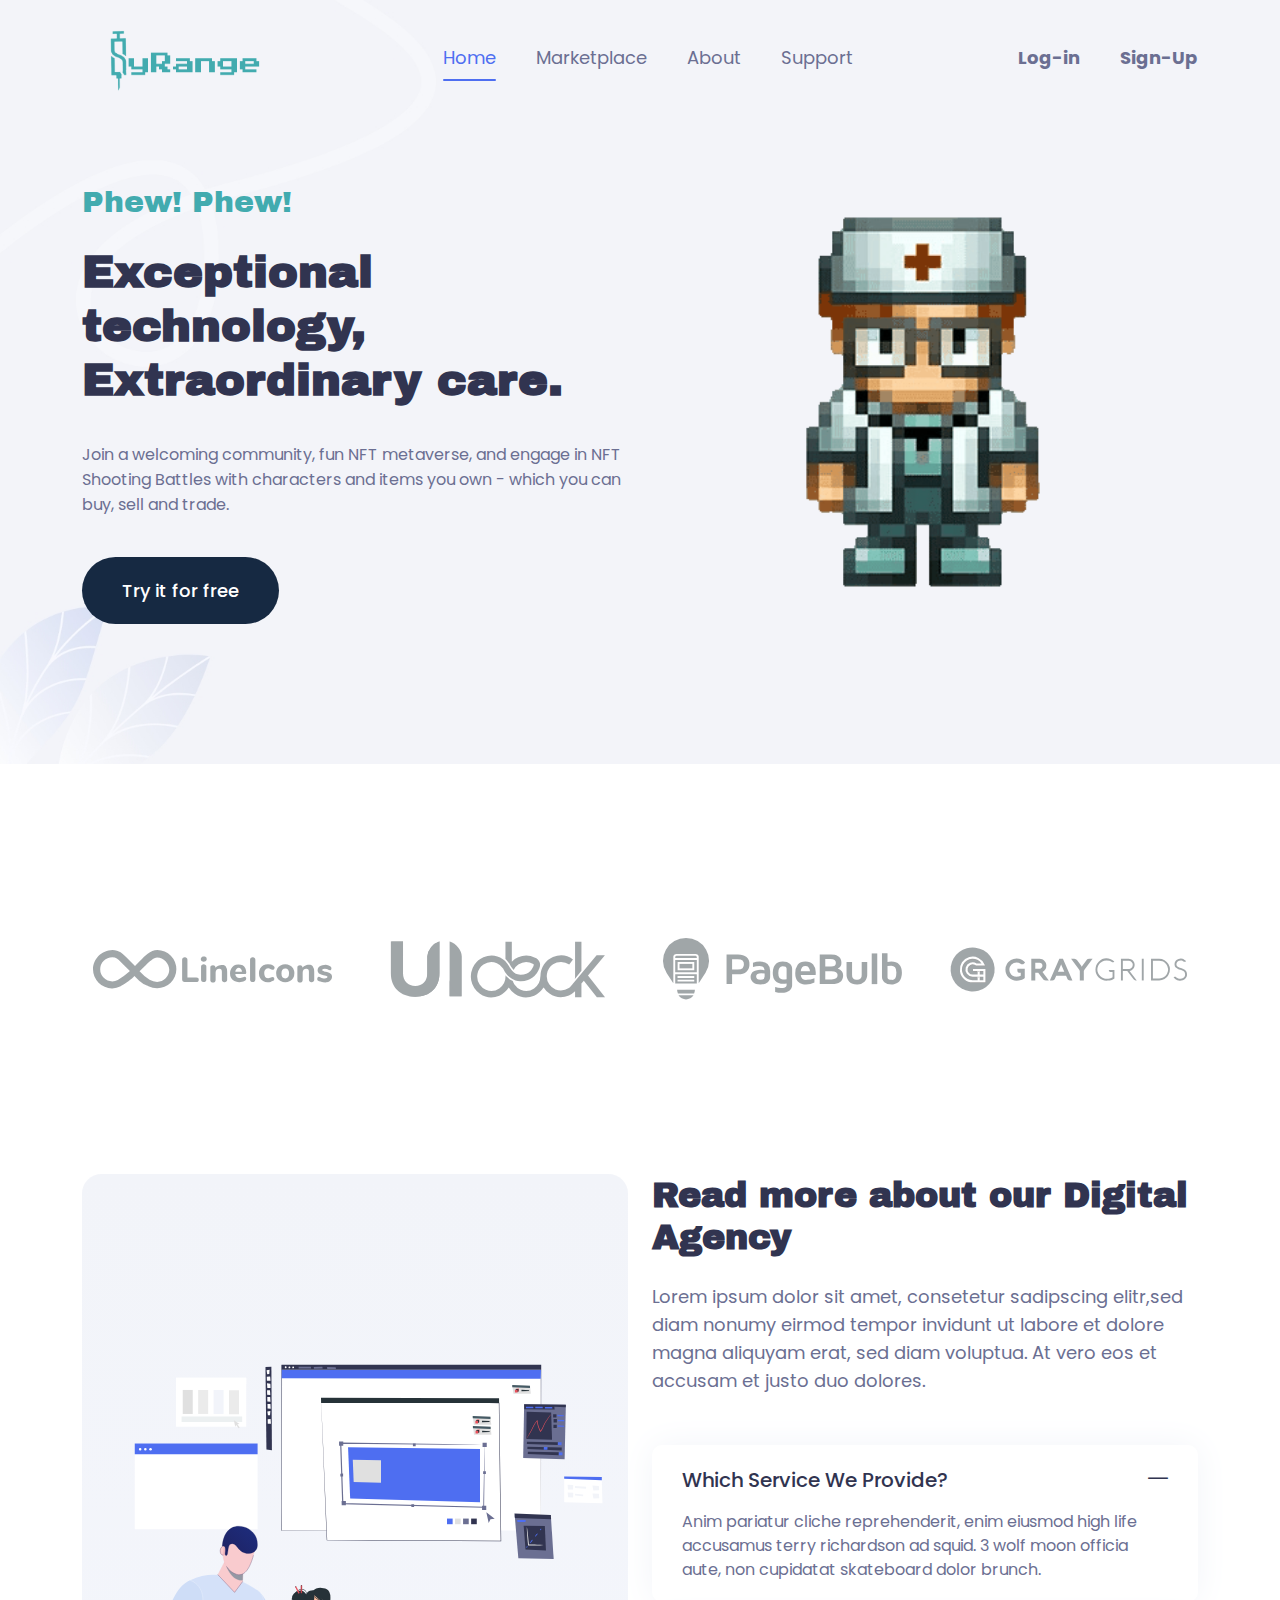
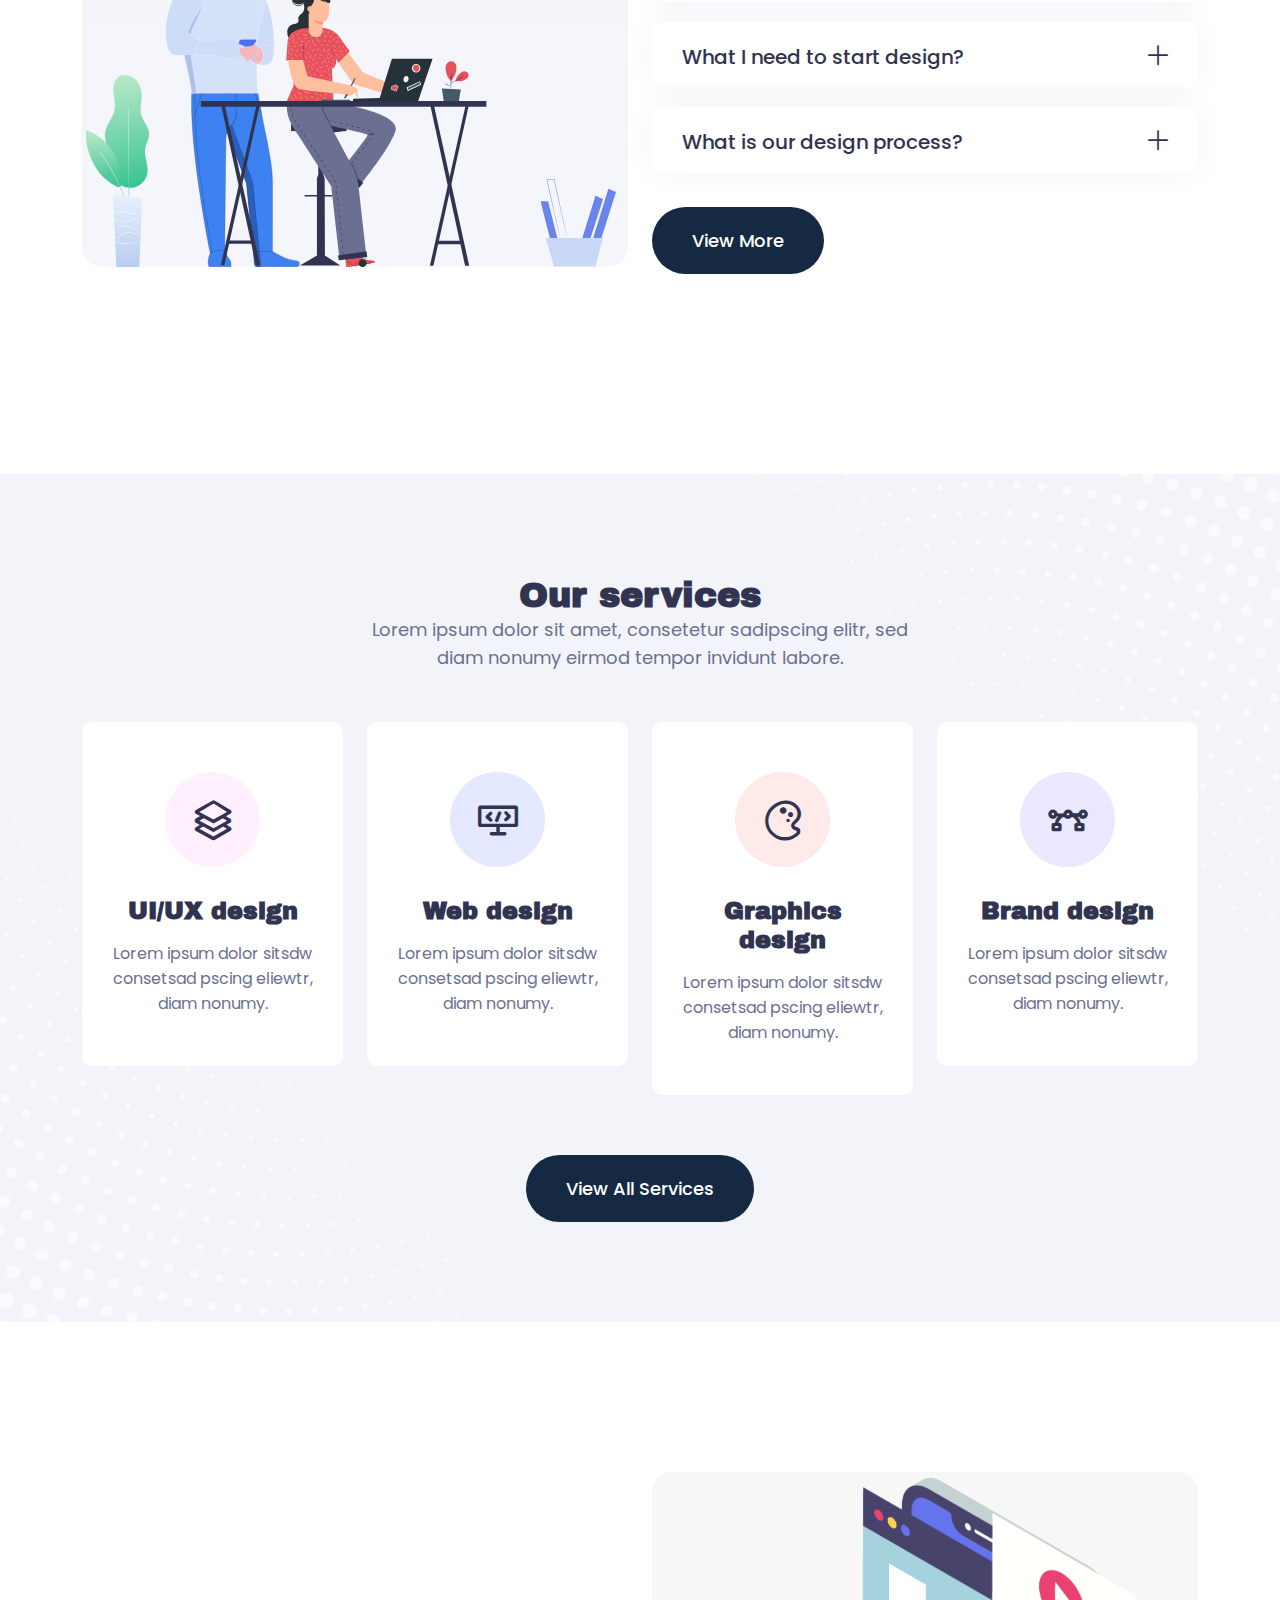
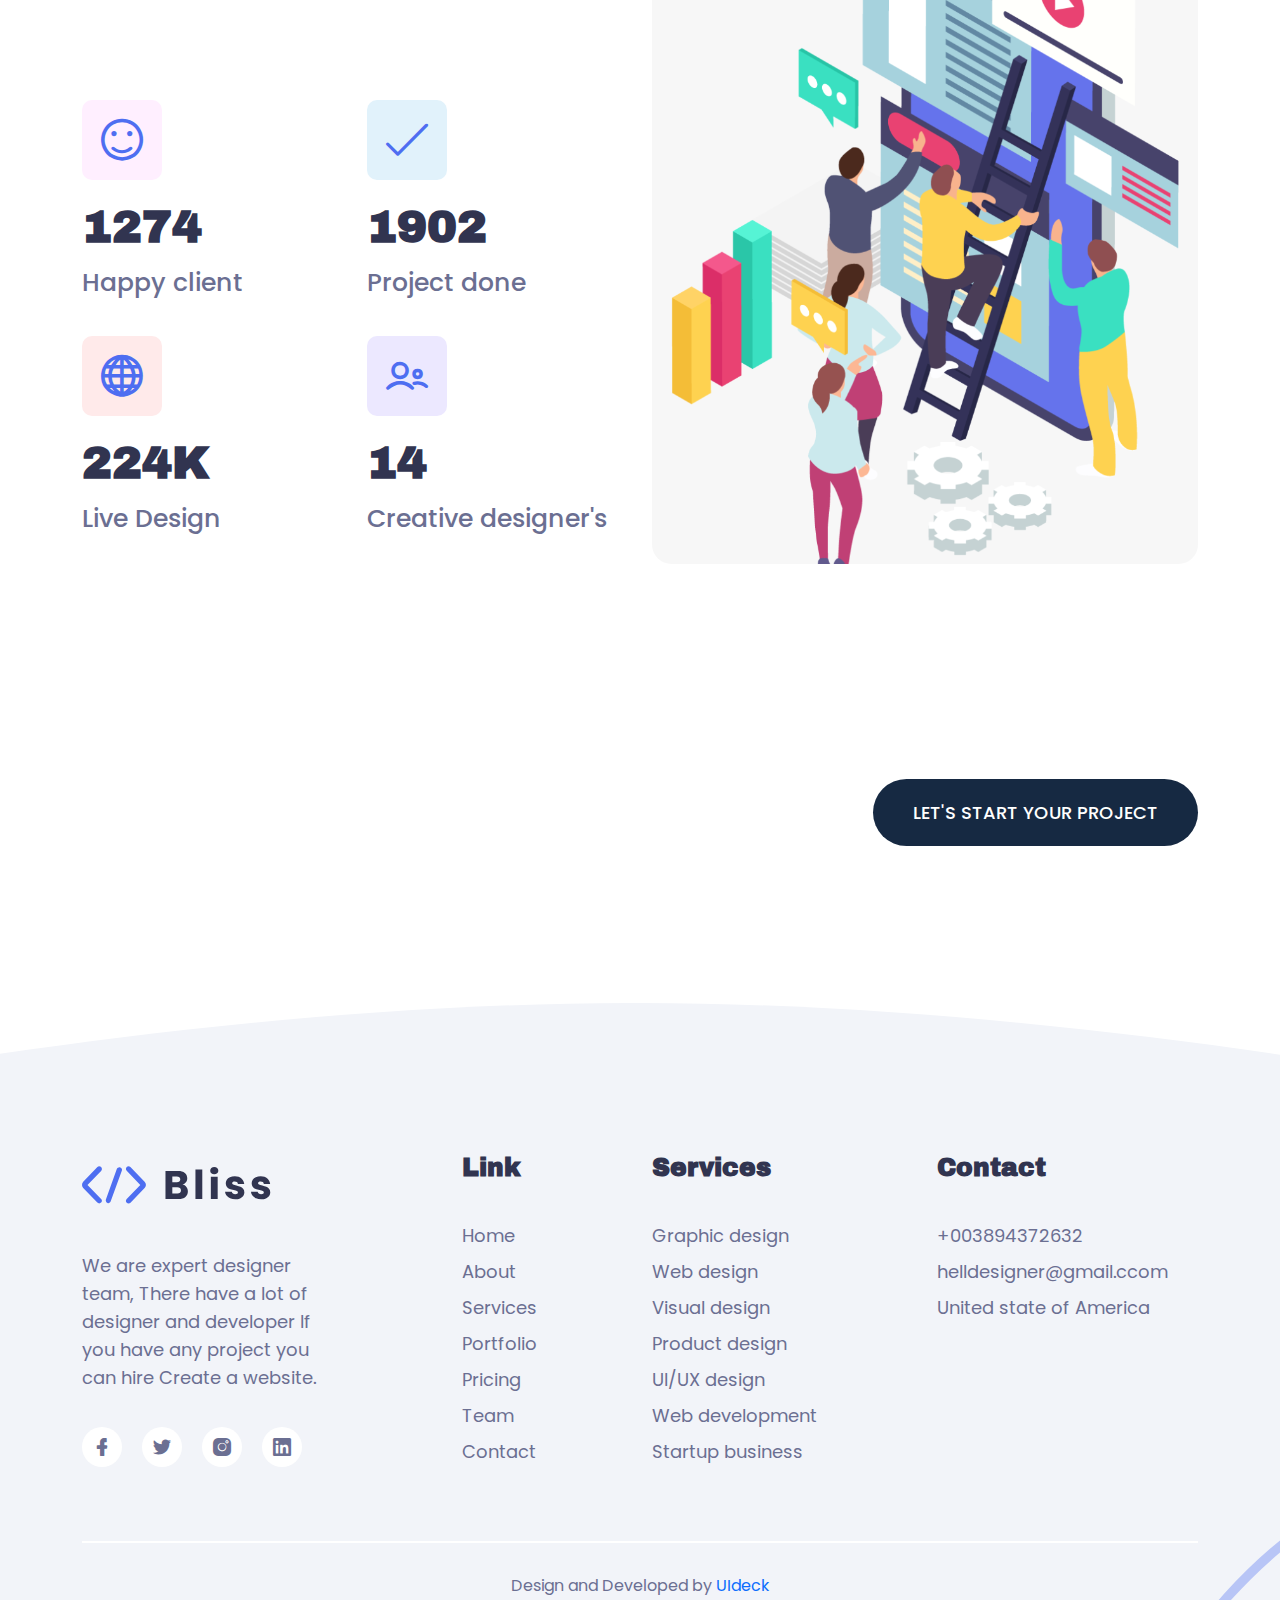
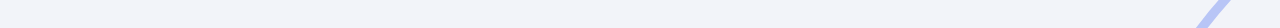
<file: syrange-20221112T222140Z-001/syrange/SYrange/index.html>
<!DOCTYPE html>
<html class="no-js" lang="">
  <head>
    <meta charset="utf-8" />
    <meta http-equiv="x-ua-compatible" content="ie=edge" />
    <title> SyRange</title>
    <meta name="description" content="" />
    <meta name="viewport" content="width=device-width, initial-scale=1" />
    <link rel="shortcut icon" type="image/x-icon" href="icon.png"/>
    <!-- Place favicon.ico in the root directory -->

    <!-- ========================= CSS here ========================= -->
    <link rel="stylesheet" href="assets/css/bootstrap-5.0.0-beta2.min.css" />
    <link rel="stylesheet" href="assets/css/LineIcons.2.0.css" />
    <link rel="stylesheet" href="assets/css/tiny-slider.css" />
    <link rel="stylesheet" href="assets/css/animate.css" />
    <link rel="stylesheet" href="assets/css/main.css" />
  </head>
  <body>
    <!--[if lte IE 9]>
      <p class="browserupgrade">
        You are using an <strong>outdated</strong> browser. Please
        <a href="https://browsehappy.com/">upgrade your browser</a> to improve
        your experience and security.
      </p>
    <![endif]-->

    <!-- ========================= preloader start ========================= -->
    <div class="preloader">
      <div class="loader">
        <div class="spinner">
          <div class="spinner-container">
            <div class="spinner-rotator">
              <div class="spinner-left">
                <div class="spinner-circle"></div>
              </div>
              <div class="spinner-right">
                <div class="spinner-circle"></div>
              </div>
            </div>
          </div>
        </div>
      </div>
    </div>
		<!-- preloader end -->
		

    <!-- ========================= header start ========================= -->
    <header class="header">
      <div class="navbar-area">
        <div class="container">
          <div class="row align-items-center">
            <div class="col-lg-12">
              <nav class="navbar navbar-expand-lg">
                <a class="navbar-brand" href="index.html">
                  <img src="Group 1.png" alt="Logo" />
                </a>
                <button class="navbar-toggler" type="button" data-bs-toggle="collapse" data-bs-target="#navbarSupportedContent" aria-controls="navbarSupportedContent" aria-expanded="false" aria-label="Toggle navigation">
                  <span class="toggler-icon"></span>
                  <span class="toggler-icon"></span>
                  <span class="toggler-icon"></span>
                </button>

                <div class="collapse navbar-collapse sub-menu-bar" id="navbarSupportedContent">
                  <ul id="nav" class="navbar-nav ms-auto">
                    <li class="nav-item">
                      <a class="page-scroll active" href="#home">Home</a>
                    </li>
                    <li class="nav-item">
                      <a id="1" href="HEADER.html">Marketplace</a>
                    </li>
                    <li class="nav-item">
                      <a class="page-scroll" href="ABOUT.html">About</a>
                    </li>
                    <li class="nav-item">
                      <a class="page-scroll" href="SUPPORT.html">Support</a>
                    </li>
					</ul>
					<ul id="nav" class="navbar-nav ms-auto">
					<li class="nav-item ">
						<a class="" href="login.html"><b>Log-in</b></a>
					  </li>
					  <li class="nav-item">
						<a class="" href="login.html"><b>Sign-Up</b></a>
					  </li>
                  </ul>
                </div>
                <!-- navbar collapse -->
              </nav>
              <!-- navbar -->
            </div>
          </div>
          <!-- row -->
        </div>
        <!-- container -->
      </div>
      <!-- navbar area -->
    </header>
    <!-- ========================= header end ========================= -->

    <!-- ========================= hero-section start ========================= -->
    <section id="home" class="hero-section">
      <div class="container">
        <div class="row align-items-center">
          <div class="col-lg-6">
            <div class="hero-content">
							<span class="wow fadeInLeft" data-wow-delay=".2s"><font color="#42abaf">Phew! Phew!</font></span>
              <h1 class="wow fadeInUp" data-wow-delay=".4s">
				            Exceptional technology, Extraordinary care.
							</h1>
              <p class="wow fadeInUp" data-wow-delay=".6s">
                Join a welcoming community, fun NFT metaverse, and engage in NFT Shooting Battles with characters and items you own - which you can buy, sell and trade.
              </p>
							<a href="gameplay.html" class="main-btn btn-hover wow fadeInUp" data-wow-delay=".6s">Try it for free</a>
            </div>
					</div>
					<div class="col-lg-6" >
						<div class="hero-img wow fadeInUp" style="margin: auto;" data-wow-delay=".5s">
							<img src="assets/img/hero/bgimg-unscreen.gif" alt="">
						</div>
					</div>
        </div>
			</div>
    </section>
		<!-- ========================= hero-section end ========================= -->

		<!-- ========================= client-logo-section start ========================= -->
		<section class="client-logo-section pt-150">
			<div class="container">
				<div class="row">
					<div class="col-lg-3 col-sm-6">
						<div class="single-logo text-center">
							<img src="assets/img/client-logo/lineicons.svg" alt="">
						</div>
					</div>
					<div class="col-lg-3 col-sm-6">
						<div class="single-logo text-center">
							<img src="assets/img/client-logo/uideck.svg" alt="">
						</div>
					</div>
					<div class="col-lg-3 col-sm-6">
						<div class="single-logo text-center">
							<img src="assets/img/client-logo/pagebulb.svg" alt="">
						</div>
					</div>
					<div class="col-lg-3 col-sm-6">
						<div class="single-logo text-center">
							<img src="assets/img/client-logo/graygrids.svg" alt="">
						</div>
					</div>
				</div>
			</div>
		</section>
		<!-- ========================= client-logo-section end ========================= -->

		<!-- ========================= about-section start ========================= -->
		<section id="about" class="about-section pt-150">
			<div class="container">
				<div class="row">
					<div class="col-lg-6">
						<div class="about-img mb-50">
							<img src="assets/img/about/about-img.svg" alt="about">
						</div>
					</div>
					<div class="col-lg-6">
						<div class="about-content mb-50">
							<div class="section-title mb-50">
								<h1 class="mb-25">Read more about our Digital Agency</h1>
								<p>Lorem ipsum dolor sit amet, consetetur sadipscing elitr,sed diam nonumy eirmod tempor invidunt ut labore et dolore magna aliquyam erat, sed diam voluptua. At vero eos et accusam et justo duo dolores.</p>
							</div>
							<div class="accordion pb-15" id="accordionExample">
								<div class="single-faq">
									<button class="w-100 text-start" type="button" data-bs-toggle="collapse" data-bs-target="#collapseOne" aria-expanded="true" aria-controls="collapseOne">
										Which Service We Provide?
									</button>
							
									<div id="collapseOne" class="collapse show" aria-labelledby="headingOne" data-bs-parent="#accordionExample">
										<div class="faq-content">
											Anim pariatur cliche reprehenderit, enim eiusmod high life accusamus terry richardson ad squid. 3 wolf moon officia aute, non cupidatat skateboard dolor brunch.
										</div>
									</div>
								</div>
								<div class="single-faq">
									<button class="w-100 text-start collapsed" type="button" data-bs-toggle="collapse" data-bs-target="#collapseTwo" aria-expanded="false" aria-controls="collapseTwo">
										What I need to start design?
									</button>
									<div id="collapseTwo" class="collapse" aria-labelledby="headingTwo" data-bs-parent="#accordionExample">
										<div class="faq-content">
											Anim pariatur cliche reprehenderit, enim eiusmod high life accusamus terry richardson ad squid. 3 wolf moon officia aute, non cupidatat skateboard dolor brunch.
										</div>
									</div>
								</div>
								<div class="single-faq">
									<button class="w-100 text-start collapsed" type="button" data-bs-toggle="collapse" data-bs-target="#collapseThree" aria-expanded="false" aria-controls="collapseThree">
										What  is our design process?
									</button>
									<div id="collapseThree" class="collapse" aria-labelledby="headingThree" data-bs-parent="#accordionExample">
										<div class="faq-content">
											Anim pariatur cliche reprehenderit, enim eiusmod high life accusamus terry richardson ad squid. 3 wolf moon officia aute, non cupidatat skateboard dolor brunch.
										</div>
									</div>
								</div>
							</div>
							<a href="javascript:void(0)" class="main-btn btn-hover">View More</a>
						</div>
					</div>
				</div>
			</div>
		</section>
		<!-- ========================= about-section end ========================= -->

		<!-- ========================= service-section start ========================= -->
		<section id="service" class="service-section img-bg pt-100 pb-100 mt-150">
			<div class="container">
				<div class="row justify-content-center">
					<div class="col-xxl-5 col-xl-6 col-lg-7 col-md-10">
						<div class="section-title text-center mb-50">
							<h1>Our services</h1>
							<p>Lorem ipsum dolor sit amet, consetetur sadipscing elitr, sed diam nonumy eirmod tempor invidunt labore.</p>
						</div>
					</div>
				</div>

				<div class="row">
					<div class="col-xl-3 col-md-6">
						<div class="single-service">
							<div class="icon color-1">
								<i class="lni lni-layers"></i>
							</div>
							<div class="content">
								<h3>UI/UX design</h3>
								<p>Lorem ipsum dolor sitsdw consetsad pscing eliewtr, diam nonumy.</p>
							</div>
						</div>
					</div>
					<div class="col-xl-3 col-md-6">
						<div class="single-service">
							<div class="icon color-2">
								<i class="lni lni-code-alt"></i>
							</div>
							<div class="content">
								<h3>Web design</h3>
								<p>Lorem ipsum dolor sitsdw consetsad pscing eliewtr, diam nonumy.</p>
							</div>
						</div>
					</div>
					<div class="col-xl-3 col-md-6">
						<div class="single-service">
							<div class="icon color-3">
								<i class="lni lni-pallet"></i>
							</div>
							<div class="content">
								<h3>Graphics design</h3>
								<p>Lorem ipsum dolor sitsdw consetsad pscing eliewtr, diam nonumy.</p>
							</div>
						</div>
					</div>
					<div class="col-xl-3 col-md-6">
						<div class="single-service">
							<div class="icon color-4">
								<i class="lni lni-vector"></i>
							</div>
							<div class="content">
								<h3>Brand design</h3>
								<p>Lorem ipsum dolor sitsdw consetsad pscing eliewtr, diam nonumy.</p>
							</div>
						</div>
					</div>
				</div>

				<div class="view-all-btn text-center pt-30">
					<a href="javascript:void(0)" class="main-btn btn-hover">View All Services</a>
				</div>

			</div>
		</section>
		<!-- ========================= service-section end ========================= -->

		<!-- ========================= counter-up-section start ========================= -->
		<section id="counter-up" class="counter-up-section pt-150">
			<div class="container">
				<div class="row">
					<div class="col-lg-6">
						<div class="counter-up-content mb-50">
							<div class="section-title mb-40">
								<h1 class="mb-20 wow fadeInUp" data-wow-delay=".2s">Why we are the best, Why you hire?</h1>
								<p class="wow fadeInUp" data-wow-delay=".4s">Lorem ipsum dolor sit amet, consetetur sadipscing elitr,sed diam nonumy eirmod tempor invidunt ut labore et dolore magna aliquyam erat.</p>
							</div>
							<div class="counter-up-wrapper">
								<div class="row">
									<div class="col-lg-6 col-sm-6">
										<div class="single-counter">
											<div class="icon color-1">
												<i class="lni lni-emoji-smile"></i>
											</div>
											<div class="content">
												<h1 id="secondo1" class="countup" cup-end="3642" cup-append=" ">3642</h1>
												<span>Happy client</span>
											</div>
										</div>
									</div>
									<div class="col-lg-6 col-sm-6">
										<div class="single-counter">
											<div class="icon color-2">
												<i class="lni lni-checkmark"></i>
											</div>
											<div class="content">
												<h1 id="secondo2" class="countup" cup-end="5436" cup-append=" ">5436</h1>
												<span>Project done</span>
											</div>
										</div>
									</div>
									<div class="col-lg-6 col-sm-6">
										<div class="single-counter">
											<div class="icon color-3">
												<i class="lni lni-world"></i>
											</div>
											<div class="content">
												<h1 id="secondo3" class="countup" cup-end="642" cup-append="K">642</h1>
												<span>Live Design</span>
											</div>
										</div>
									</div>
									<div class="col-lg-6 col-sm-6">
										<div class="single-counter">
											<div class="icon color-4">
												<i class="lni lni-users"></i>
											</div>
											<div class="content">
												<h1 id="secondo4" class="countup" cup-end="42" cup-append=" ">42</h1>
												<span>Creative designer's</span>
											</div>
										</div>
									</div>
								</div>
							</div>
						</div>
					</div>
					<div class="col-xl-6 col-lg-6">
						<div class="counter-up-img mb-50">
							<img src="assets/img/counter-up/counter-up-img.svg" alt="">
						</div>
					</div>
				</div>
			</div>
		</section>
		<!-- ========================= counter-up-section end ========================= -->

		<!-- ========================= cta-section start ========================= -->
		<section class="cta-section img-bg pt-110 pb-60">
			<div class="container">
				<div class="row align-items-center">
					<div class="col-xl-6 col-lg-7">
						<div class="section-title mb-50">
							<h1 class="mb-20 wow fadeInUp" data-wow-delay=".2s">Have any project in you mind? You can hire</h1>
							<p class="wow fadeInUp" data-wow-delay=".4s">Lorem ipsum dolor sit amet, consetetur sadipscing elitr, sed diam nonumy eirmod tempor invidunt.</p>
						</div>
					</div>
					<div class="col-xl-6 col-lg-5">
						<div class="cta-btn text-lg-end mb-50">
							<a href="javascript:void(0)" class="main-btn btn-hover text-uppercase">LET'S START YOUR PROJECT</a>
						</div>
					</div>
				</div>
			</div>
		</section>
		<!-- ========================= cta-section end ========================= -->

    <!-- ========================= footer start ========================= -->
		<footer class="footer">
			<div class="container">
				<div class="widget-wrapper">
					<div class="row">
						<div class="col-xl-3 col-md-6">
							<div class="footer-widget">
								<div class="logo mb-35">
									<a href="index.html"> <img src="assets/img/logo/logo.svg" alt=""> </a>
								</div>
								<p class="desc mb-35">We are expert designer team, There have a lot of designer and developer If you have any project you can hire Create a website.</p>
								<ul class="socials">
									<li>
										<a href="jvascript:void(0)"> <i class="lni lni-facebook-filled"></i> </a>
									</li>
									<li>
										<a href="jvascript:void(0)"> <i class="lni lni-twitter-filled"></i> </a>
									</li>
									<li>
										<a href="jvascript:void(0)"> <i class="lni lni-instagram-filled"></i> </a>
									</li>
									<li>
										<a href="jvascript:void(0)"> <i class="lni lni-linkedin-original"></i> </a>
									</li>
								</ul>
							</div>
						</div>

						<div class="col-xl-2 offset-xl-1 col-md-5 offset-md-1 col-sm-6">
							<div class="footer-widget">
								<h3>Link</h3>
								<ul class="links">
									<li> <a href="javascript:void(0)">Home</a> </li>
									<li> <a href="javascript:void(0)">About</a> </li>
									<li> <a href="javascript:void(0)">Services</a> </li>
									<li> <a href="javascript:void(0)">Portfolio</a> </li>
									<li> <a href="javascript:void(0)">Pricing</a> </li>
									<li> <a href="javascript:void(0)">Team</a> </li>
									<li> <a href="javascript:void(0)">Contact</a> </li>
								</ul>
							</div>
						</div>

						<div class="col-xl-3 col-md-6 col-sm-6">
							<div class="footer-widget">
								<h3>Services</h3>
								<ul class="links">
									<li> <a href="javascript:void(0)">Graphic design</a> </li>
									<li> <a href="javascript:void(0)">Web design</a> </li>
									<li> <a href="javascript:void(0)">Visual design</a> </li>
									<li> <a href="javascript:void(0)">Product design</a> </li>
									<li> <a href="javascript:void(0)">UI/UX design</a> </li>
									<li> <a href="javascript:void(0)">Web development</a> </li>
									<li> <a href="javascript:void(0)">Startup business</a> </li>
								</ul>
							</div>
						</div>

						<div class="col-xl-3 col-md-6">
							<div class="footer-widget">
								<h3>Contact</h3>
								<ul>
									<li>+003894372632</li>
									<li>helldesigner@gmail.ccom</li>
									<li>United state of America</li>
								</ul>
								<div class="contact_map" style="width: 100%; height: 150px; margin-top: 25px;">
									<div class="gmap_canvas">
										<iframe id="gmap_canvas" src="https://maps.google.com/maps?q=Mission%20District%2C%20San%20Francisco%2C%20CA%2C%20USA&amp;t=&amp;z=13&amp;ie=UTF8&amp;iwloc=&amp;output=embed" style="width: 100%;"></iframe>
									</div>
									</div>
							</div>
						</div>

					</div>
				</div>

				<div class="copy-right">
					<p>Design and Developed by <a href="https://uideck.com" rel="nofollow" target="_blank"> UIdeck </a></p>
				</div>

			</div>
		</footer>
    <!-- ========================= footer end ========================= -->

    <!-- ========================= scroll-top ========================= -->
    <a href="#" class="scroll-top btn-hover">
      <i class="lni lni-chevron-up"></i>
    </a>

    <!-- ========================= JS here ========================= -->
    <script src="assets/js/bootstrap-5.0.0-beta2.min.js"></script>
    <script src="assets/js/count-up.min.js"></script>
    <script src="assets/js/tiny-slider.js"></script>
    <script src="assets/js/wow.min.js"></script>
    <script src="assets/js/polifill.js"></script>
    <script src="assets/js/main.js"></script>
  </body>
</html>
</file>
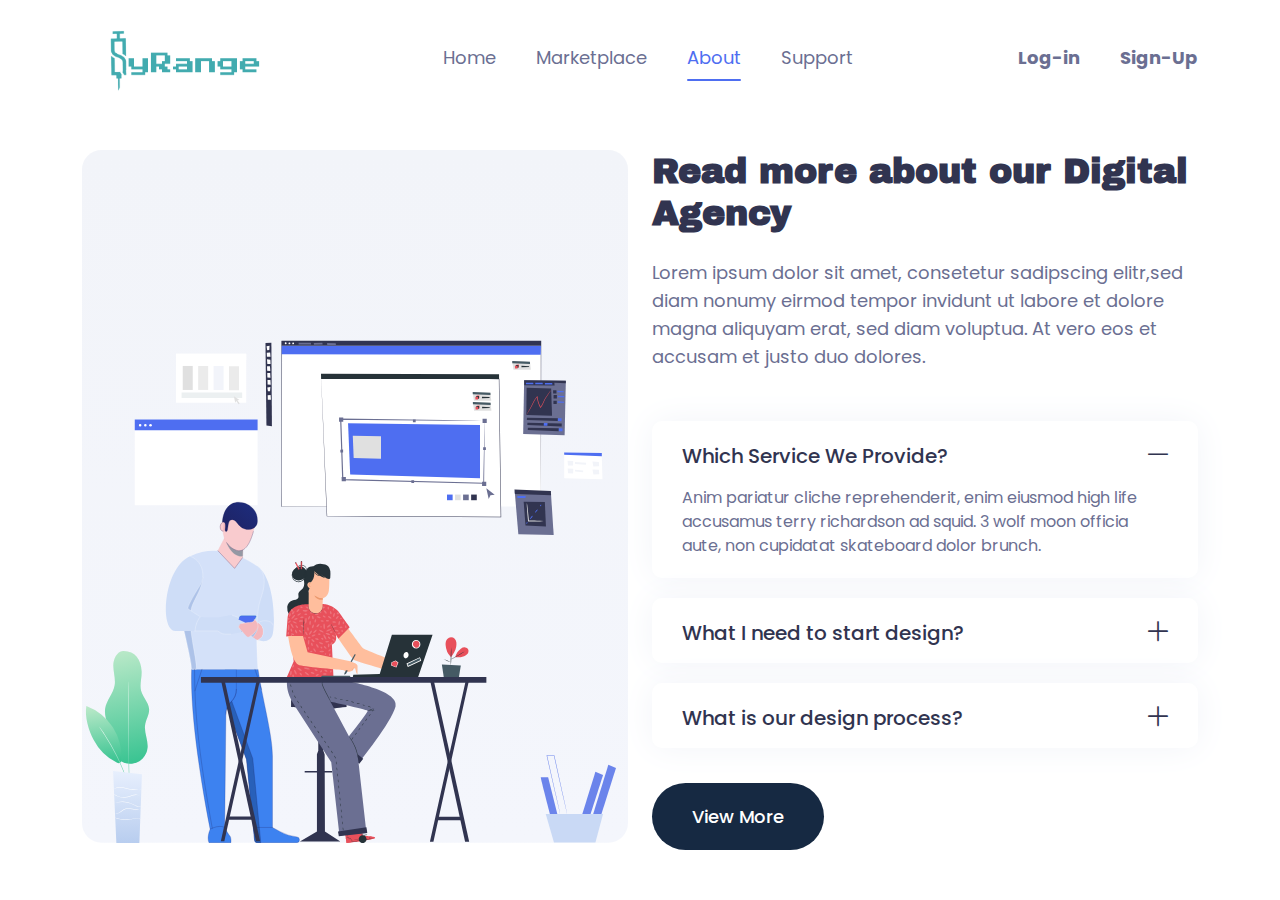
<file: syrange-20221112T222140Z-001/syrange/SYrange/ABOUT.html>
<!DOCTYPE html>
<html class="no-js" lang="">
  <head>
    <meta charset="utf-8" />
    <meta http-equiv="x-ua-compatible" content="ie=edge" />
    <title> SyRange</title>
    <meta name="description" content="" />
    <meta name="viewport" content="width=device-width, initial-scale=1" />
    <link rel="shortcut icon" type="image/x-icon" href="icon.png"/>
    <!-- Place favicon.ico in the root directory -->

    <!-- ========================= CSS here ========================= -->
    <link rel="stylesheet" href="assets/css/bootstrap-5.0.0-beta2.min.css" />
    <link rel="stylesheet" href="assets/css/LineIcons.2.0.css" />
    <link rel="stylesheet" href="assets/css/tiny-slider.css" />
    <link rel="stylesheet" href="assets/css/animate.css" />
    <link rel="stylesheet" href="assets/css/main.css" />
    <link rel="stylesheet" href="Marketplaces.css" />


  </head>
  <body>
    <!-- ========================= header start ========================= -->
<header class="header">
  <div class="navbar-area">
    <div class="container">
      <div class="row align-items-center">
        <div class="col-lg-12">
          <nav class="navbar navbar-expand-lg">
            <a class="navbar-brand" href="index.html">
              <img src="Group 1.png" alt="Logo" />
            </a>
            <button class="navbar-toggler" type="button" data-bs-toggle="collapse" data-bs-target="#navbarSupportedContent" aria-controls="navbarSupportedContent" aria-expanded="false" aria-label="Toggle navigation">
              <span class="toggler-icon"></span>
              <span class="toggler-icon"></span>
              <span class="toggler-icon"></span>
            </button>

            <div class="collapse navbar-collapse sub-menu-bar" id="navbarSupportedContent">
              <ul id="nav" class="navbar-nav ms-auto">
                <li class="nav-item">
                  <a class="page-scroll" href="index.html">Home</a>
                </li>
                <li class="nav-item">
                  <a id="1" class="page-scroll" href="HEADER.html">Marketplace</a>
                </li>
                <li class="nav-item">
                  <a class="page-scroll  active" href="ABOUT.html">About</a>
                </li>
                <li class="nav-item">
                  <a class="page-scroll" href="SUPPORT.html">Support</a>
                </li>
                </ul>
                <ul id="nav" class="navbar-nav ms-auto">
                <li class="nav-item ">
                    <a class="" href="#0"><b>Log-in</b></a>
                  </li>
                  <li class="nav-item">
                    <a class="" href="#0"><b>Sign-Up</b></a>
                  </li>
              </ul>
            </div>
            <!-- navbar collapse -->
          </nav>
          <!-- navbar -->
        </div>
      </div>
      <!-- row -->
    </div>
    <!-- container -->
  </div>
  <!-- navbar area -->
</header>
<!-- ========================= header end ========================= -->
    <body>
    <section id="about" class="about-section pt-150">
    <div class="container">
        <div class="row">
            <div class="col-lg-6">
                <div class="about-img mb-50">
                    <img src="assets/img/about/about-img.svg" alt="about">
                </div>
            </div>
            <div class="col-lg-6">
                <div class="about-content mb-50">
                    <div class="section-title mb-50">
                        <h1 class="mb-25">Read more about our Digital Agency</h1>
                        <p>Lorem ipsum dolor sit amet, consetetur sadipscing elitr,sed diam nonumy eirmod tempor invidunt ut labore et dolore magna aliquyam erat, sed diam voluptua. At vero eos et accusam et justo duo dolores.</p>
                    </div>
                    <div class="accordion pb-15" id="accordionExample">
                        <div class="single-faq">
                            <button class="w-100 text-start" type="button" data-bs-toggle="collapse" data-bs-target="#collapseOne" aria-expanded="true" aria-controls="collapseOne">
                                Which Service We Provide?
                            </button>
                    
                            <div id="collapseOne" class="collapse show" aria-labelledby="headingOne" data-bs-parent="#accordionExample">
                                <div class="faq-content">
                                    Anim pariatur cliche reprehenderit, enim eiusmod high life accusamus terry richardson ad squid. 3 wolf moon officia aute, non cupidatat skateboard dolor brunch.
                                </div>
                            </div>
                        </div>
                        <div class="single-faq">
                            <button class="w-100 text-start collapsed" type="button" data-bs-toggle="collapse" data-bs-target="#collapseTwo" aria-expanded="false" aria-controls="collapseTwo">
                                What I need to start design?
                            </button>
                            <div id="collapseTwo" class="collapse" aria-labelledby="headingTwo" data-bs-parent="#accordionExample">
                                <div class="faq-content">
                                    Anim pariatur cliche reprehenderit, enim eiusmod high life accusamus terry richardson ad squid. 3 wolf moon officia aute, non cupidatat skateboard dolor brunch.
                                </div>
                            </div>
                        </div>
                        <div class="single-faq">
                            <button class="w-100 text-start collapsed" type="button" data-bs-toggle="collapse" data-bs-target="#collapseThree" aria-expanded="false" aria-controls="collapseThree">
                                What  is our design process?
                            </button>
                            <div id="collapseThree" class="collapse" aria-labelledby="headingThree" data-bs-parent="#accordionExample">
                                <div class="faq-content">
                                    Anim pariatur cliche reprehenderit, enim eiusmod high life accusamus terry richardson ad squid. 3 wolf moon officia aute, non cupidatat skateboard dolor brunch.
                                </div>
                            </div>
                        </div>
                    </div>
                    <a href="javascript:void(0)" class="main-btn btn-hover">View More</a>
                </div>
            </div>
        </div>
    </div>
</section>
<!-- ========================= about-section end ========================= -->
</file>
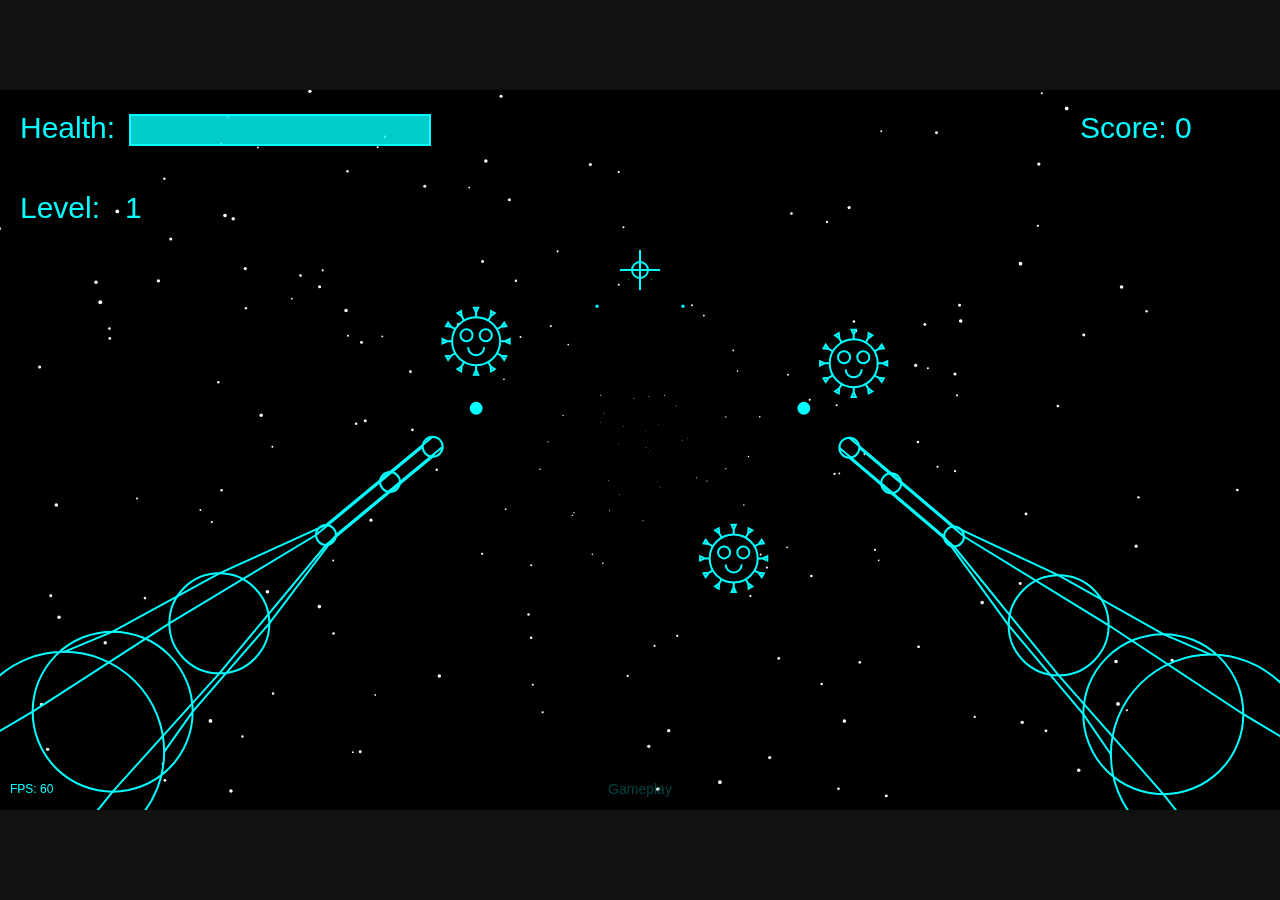
<file: syrange-20221112T222140Z-001/syrange/SYrange/gameplay.html>
<html>
<head>
	<meta charset="utf-8">
	<meta http-equiv="X-UA-Compatible" content="IE=edge">
	<meta name="viewport" content="width=device-width, initial-scale=1">
	<meta name="description" content="Pex.Js Engine by Ahmad Faisal Jawed">
	<meta name="author" content="Ahmad Faisal Jawed">
	<link rel ="stylesheet" href ="gameplay.css">
	<link rel="shortcut icon" type="image/x-icon" href="icon.png"/>
	<title>SyRange</title>
</head>
<body onresize='_pexresize()'>
	<canvas id='canvas' width='1280' height='720'></canvas>
	<script src ="gameplay.js"></script>
</file>
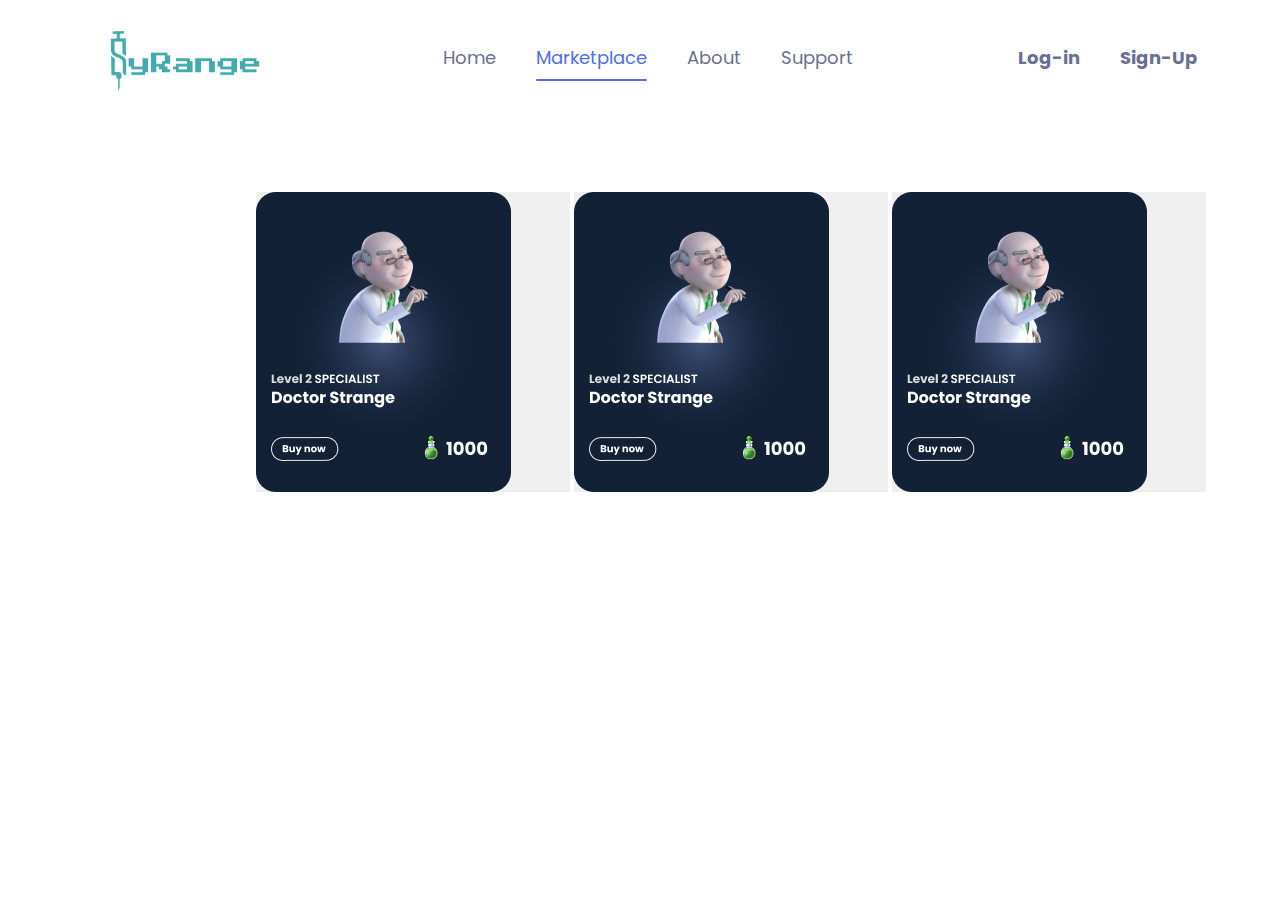
<file: syrange-20221112T222140Z-001/syrange/SYrange/HEADER.html>
<!DOCTYPE html>
<html class="no-js" lang="">
  <head>
    <meta charset="utf-8" />
    <meta http-equiv="x-ua-compatible" content="ie=edge" />
    <title> SyRange</title>
    <meta name="description" content="" />
    <meta name="viewport" content="width=device-width, initial-scale=1" />
    <link rel="shortcut icon" type="image/x-icon" href="icon.png"/>
    <!-- Place favicon.ico in the root directory -->

    <!-- ========================= CSS here ========================= -->
    <link rel="stylesheet" href="assets/css/bootstrap-5.0.0-beta2.min.css" />
    <link rel="stylesheet" href="assets/css/LineIcons.2.0.css" />
    <link rel="stylesheet" href="assets/css/tiny-slider.css" />
    <link rel="stylesheet" href="assets/css/animate.css" />
    <link rel="stylesheet" href="assets/css/main.css" />
    <link rel="stylesheet" href="Marketplaces.css" />


  </head>
  <body>
    <!-- ========================= header start ========================= -->
<header class="header">
  <div class="navbar-area">
    <div class="container">
      <div class="row align-items-center">
        <div class="col-lg-12">
          <nav class="navbar navbar-expand-lg">
            <a class="navbar-brand" href="index.html">
              <img src="Group 1.png" alt="Logo" />
            </a>
            <button class="navbar-toggler" type="button" data-bs-toggle="collapse" data-bs-target="#navbarSupportedContent" aria-controls="navbarSupportedContent" aria-expanded="false" aria-label="Toggle navigation">
              <span class="toggler-icon"></span>
              <span class="toggler-icon"></span>
              <span class="toggler-icon"></span>
            </button>

            <div class="collapse navbar-collapse sub-menu-bar" id="navbarSupportedContent">
              <ul id="nav" class="navbar-nav ms-auto">
                <li class="nav-item">
                  <a class="page-scroll" href="index.html">Home</a>
                </li>
                <li class="nav-item">
                  <a id="1" class="page-scroll active" href="HEADER.html">Marketplace</a>
                </li>
                <li class="nav-item">
                  <a class="page-scroll" href="ABOUT.html">About</a>
                </li>
                <li class="nav-item">
                  <a class="page-scroll" href="SUPPORT.html">Support</a>
                </li>
                </ul>
                <ul id="nav" class="navbar-nav ms-auto">
                <li class="nav-item ">
                    <a class="" href="#0"><b>Log-in</b></a>
                  </li>
                  <li class="nav-item">
                    <a class="" href="#0"><b>Sign-Up</b></a>
                  </li>
              </ul>
            </div>
            <!-- navbar collapse -->
          </nav>
          <!-- navbar -->
        </div>
      </div>
      <!-- row -->
    </div>
    <!-- container -->
  </div>
  <!-- navbar area -->
</header>
<!-- ========================= header end ========================= -->


<div id = "gallery">

    <button style="border-style: none;"><a href="https://remix.ethereum.org/#optimize=false&runs=200&evmVersion=null&version=soljson-v0.8.17+commit.8df45f5f.js"><img src="Group 5.png" alt="" style="margin: auto;"></a></button>
    <button style="border-style: none;"><a href="https://remix.ethereum.org/#optimize=false&runs=200&evmVersion=null&version=soljson-v0.8.17+commit.8df45f5f.js"><img src="Group 5.png" alt=""style="margin: auto;"></a></button>
    <button style="border-style: none;"><a href="https://remix.ethereum.org/#optimize=false&runs=200&evmVersion=null&version=soljson-v0.8.17+commit.8df45f5f.js"><img src="Group 5.png" alt=""style="margin: auto;"></a></button>
    <script>
        ctx.hello;
    </script>

</div>
</file>
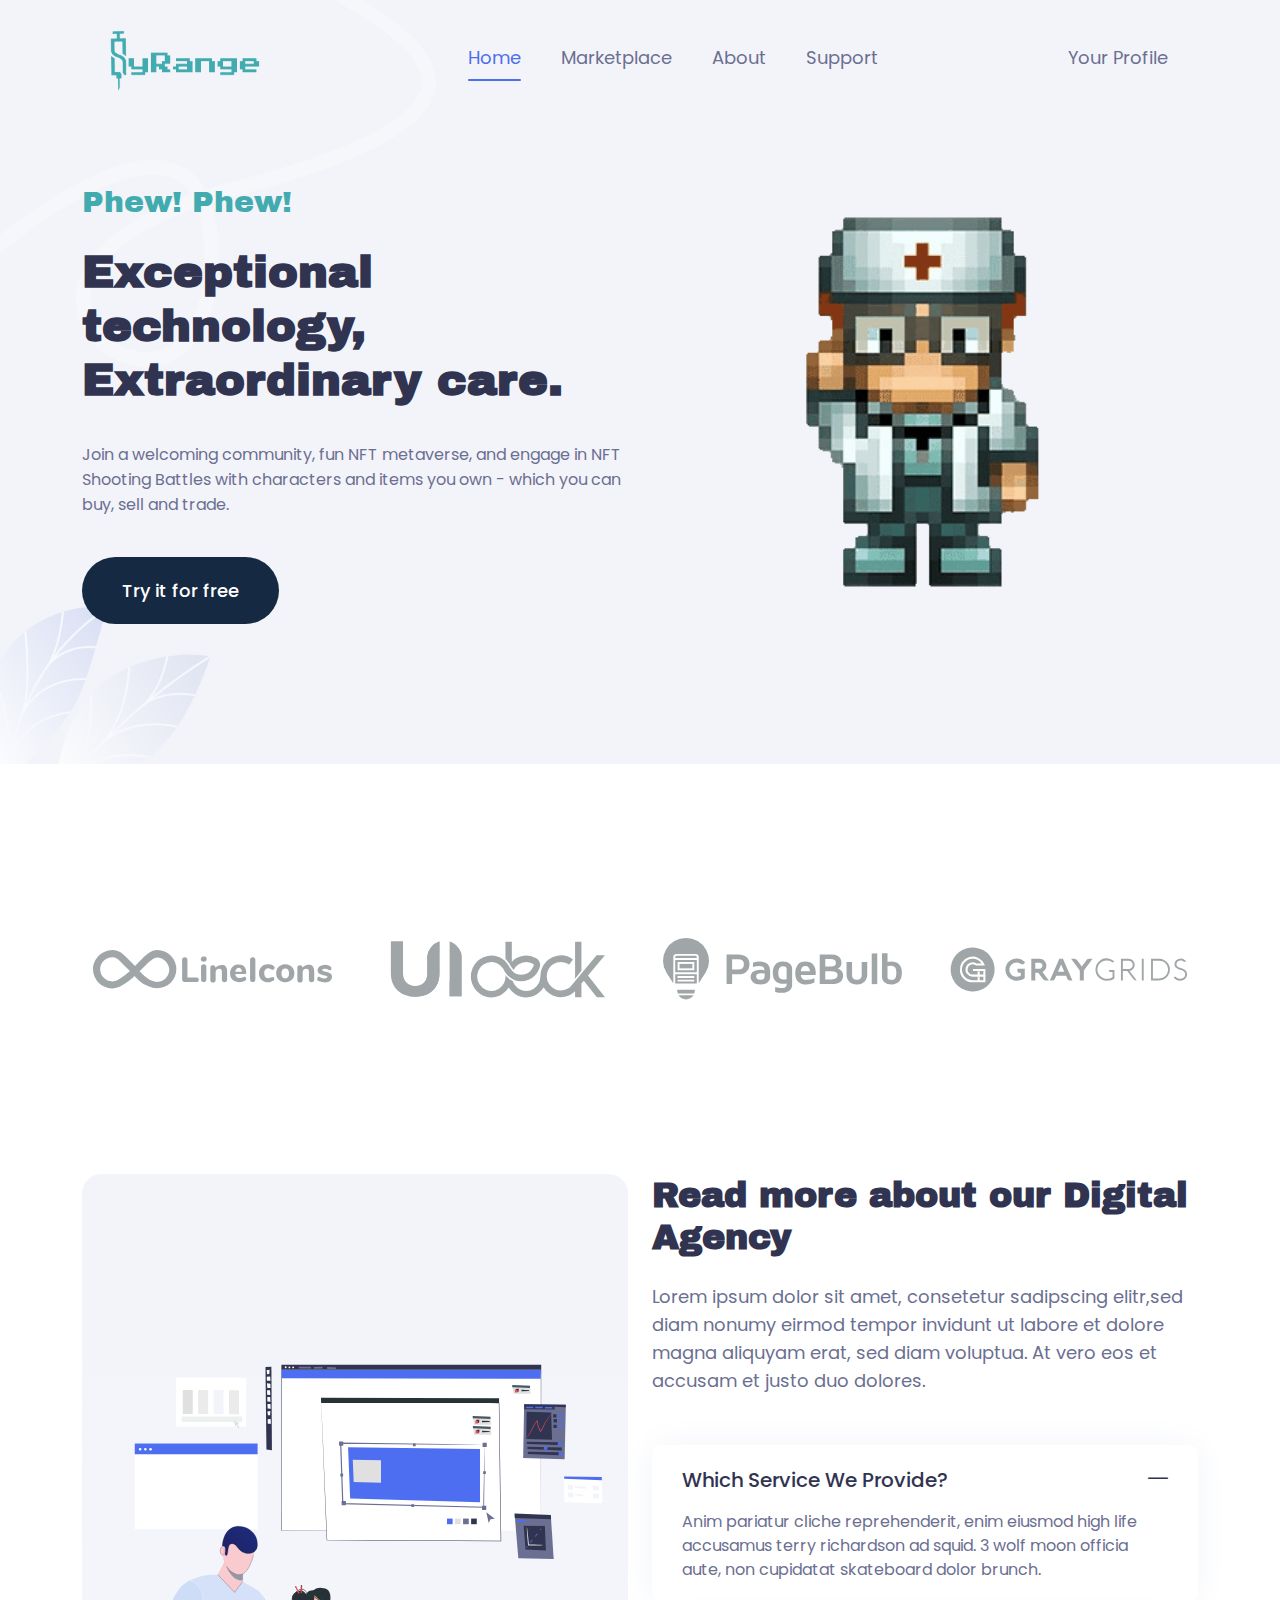
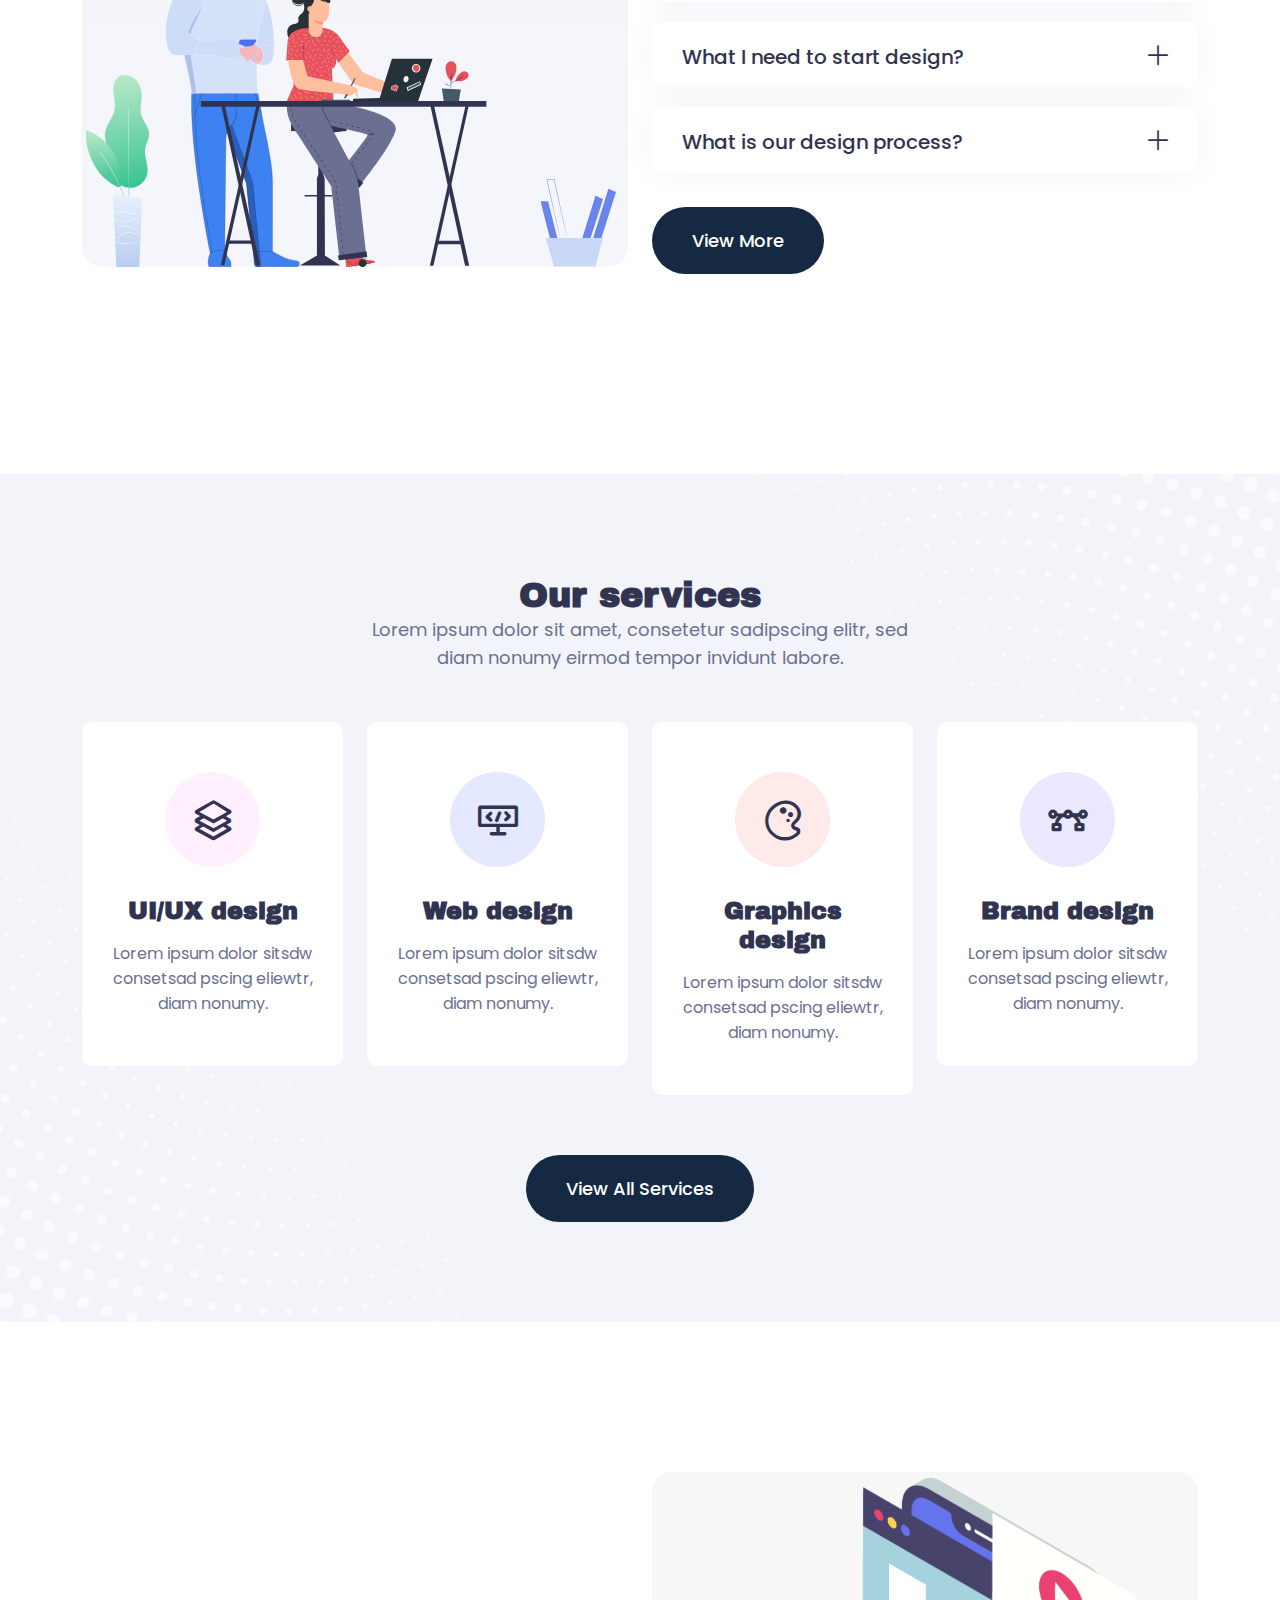
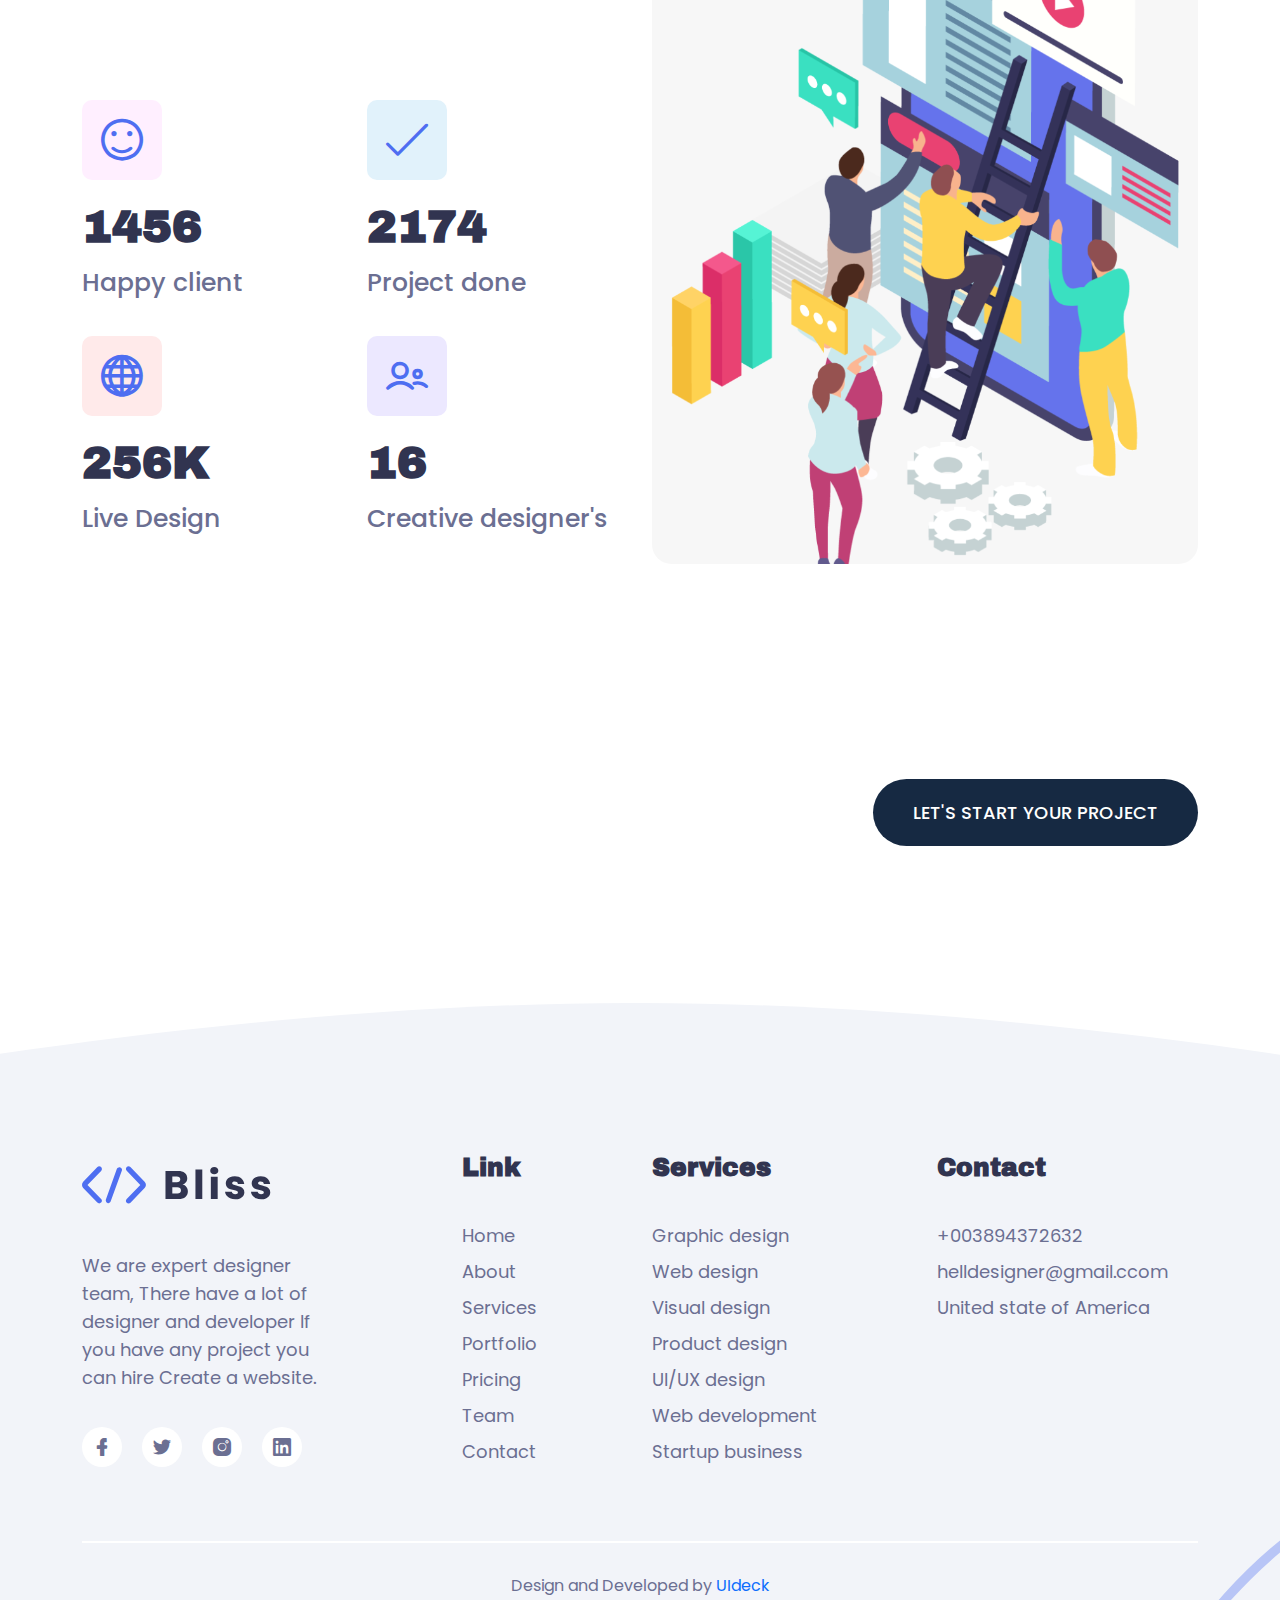
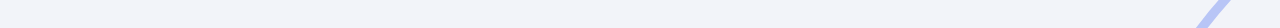
<file: syrange-20221112T222140Z-001/syrange/SYrange/home-log-in.html>
<!DOCTYPE html>
<html class="no-js" lang="">
  <head>
    <meta charset="utf-8" />
    <meta http-equiv="x-ua-compatible" content="ie=edge" />
    <title> SyRange</title>
    <meta name="description" content="" />
    <meta name="viewport" content="width=device-width, initial-scale=1" />
    <link rel="shortcut icon" type="image/x-icon" href="icon.png"/>
    <!-- Place favicon.ico in the root directory -->

    <!-- ========================= CSS here ========================= -->
    <link rel="stylesheet" href="assets/css/bootstrap-5.0.0-beta2.min.css" />
    <link rel="stylesheet" href="assets/css/LineIcons.2.0.css" />
    <link rel="stylesheet" href="assets/css/tiny-slider.css" />
    <link rel="stylesheet" href="assets/css/animate.css" />
    <link rel="stylesheet" href="assets/css/main.css" />
  </head>
  <body>
    <!--[if lte IE 9]>
      <p class="browserupgrade">
        You are using an <strong>outdated</strong> browser. Please
        <a href="https://browsehappy.com/">upgrade your browser</a> to improve
        your experience and security.
      </p>
    <![endif]-->

    <!-- ========================= preloader start ========================= -->
    <div class="preloader">
      <div class="loader">
        <div class="spinner">
          <div class="spinner-container">
            <div class="spinner-rotator">
              <div class="spinner-left">
                <div class="spinner-circle"></div>
              </div>
              <div class="spinner-right">
                <div class="spinner-circle"></div>
              </div>
            </div>
          </div>
        </div>
      </div>
    </div>
		<!-- preloader end -->
		

    <!-- ========================= header start ========================= -->
    <header class="header">
      <div class="navbar-area">
        <div class="container">
          <div class="row align-items-center">
            <div class="col-lg-12">
              <nav class="navbar navbar-expand-lg">
                <a class="navbar-brand" href="index.html">
                  <img src="Group 1.png" alt="Logo" />
                </a>
                <button class="navbar-toggler" type="button" data-bs-toggle="collapse" data-bs-target="#navbarSupportedContent" aria-controls="navbarSupportedContent" aria-expanded="false" aria-label="Toggle navigation">
                  <span class="toggler-icon"></span>
                  <span class="toggler-icon"></span>
                  <span class="toggler-icon"></span>
                </button>

                <div class="collapse navbar-collapse sub-menu-bar" id="navbarSupportedContent">
                  <ul id="nav" class="navbar-nav ms-auto">
                    <li class="nav-item">
                      <a class="page-scroll active" href="#home">Home</a>
                    </li>
                    <li class="nav-item">
                      <a id="1" href="HEADER.html">Marketplace</a>
                    </li>
                    <li class="nav-item">
                      <a class="page-scroll" href="#service">About</a>
                    </li>
                    <li class="nav-item">
                      <a class="page-scroll" href="#counter-up">Support</a>
                    </li>
					</ul>
					<ul id="nav" class="navbar-nav ms-auto">
					<li class="nav-item ">
					<ul class="menu-ul">
    
							<li><i class="fas fa-user"></i><a href="PROFILE.html" class="Log-in"> Your Profile </a>
						 
						 <div class="btn">
						   <i class="fas fa-bars menu-btn"></i>
					  </li>
                  </ul>
                </div>
                <!-- navbar collapse -->
              </nav>
              <!-- navbar -->
            </div>
          </div>
          <!-- row -->
        </div>
        <!-- container -->
      </div>
      <!-- navbar area -->
    </header>
    <!-- ========================= header end ========================= -->

    <!-- ========================= hero-section start ========================= -->
    <section id="home" class="hero-section">
      <div class="container">
        <div class="row align-items-center">
          <div class="col-lg-6">
            <div class="hero-content">
							<span class="wow fadeInLeft" data-wow-delay=".2s"><font color="#42abaf">Phew! Phew!</font></span>
              <h1 class="wow fadeInUp" data-wow-delay=".4s">
				            Exceptional technology, Extraordinary care.
							</h1>
              <p class="wow fadeInUp" data-wow-delay=".6s">
                Join a welcoming community, fun NFT metaverse, and engage in NFT Shooting Battles with characters and items you own - which you can buy, sell and trade.
              </p>
							<a href="gameplay.html" class="main-btn btn-hover wow fadeInUp" data-wow-delay=".6s">Try it for free</a>
            </div>
					</div>
					<div class="col-lg-6" >
						<div class="hero-img wow fadeInUp" style="margin: auto;" data-wow-delay=".5s">
							<img src="assets/img/hero/bgimg-unscreen.gif" alt="">
						</div>
					</div>
        </div>
			</div>
    </section>
		<!-- ========================= hero-section end ========================= -->

		<!-- ========================= client-logo-section start ========================= -->
		<section class="client-logo-section pt-150">
			<div class="container">
				<div class="row">
					<div class="col-lg-3 col-sm-6">
						<div class="single-logo text-center">
							<img src="assets/img/client-logo/lineicons.svg" alt="">
						</div>
					</div>
					<div class="col-lg-3 col-sm-6">
						<div class="single-logo text-center">
							<img src="assets/img/client-logo/uideck.svg" alt="">
						</div>
					</div>
					<div class="col-lg-3 col-sm-6">
						<div class="single-logo text-center">
							<img src="assets/img/client-logo/pagebulb.svg" alt="">
						</div>
					</div>
					<div class="col-lg-3 col-sm-6">
						<div class="single-logo text-center">
							<img src="assets/img/client-logo/graygrids.svg" alt="">
						</div>
					</div>
				</div>
			</div>
		</section>
		<!-- ========================= client-logo-section end ========================= -->

		<!-- ========================= about-section start ========================= -->
		<section id="about" class="about-section pt-150">
			<div class="container">
				<div class="row">
					<div class="col-lg-6">
						<div class="about-img mb-50">
							<img src="assets/img/about/about-img.svg" alt="about">
						</div>
					</div>
					<div class="col-lg-6">
						<div class="about-content mb-50">
							<div class="section-title mb-50">
								<h1 class="mb-25">Read more about our Digital Agency</h1>
								<p>Lorem ipsum dolor sit amet, consetetur sadipscing elitr,sed diam nonumy eirmod tempor invidunt ut labore et dolore magna aliquyam erat, sed diam voluptua. At vero eos et accusam et justo duo dolores.</p>
							</div>
							<div class="accordion pb-15" id="accordionExample">
								<div class="single-faq">
									<button class="w-100 text-start" type="button" data-bs-toggle="collapse" data-bs-target="#collapseOne" aria-expanded="true" aria-controls="collapseOne">
										Which Service We Provide?
									</button>
							
									<div id="collapseOne" class="collapse show" aria-labelledby="headingOne" data-bs-parent="#accordionExample">
										<div class="faq-content">
											Anim pariatur cliche reprehenderit, enim eiusmod high life accusamus terry richardson ad squid. 3 wolf moon officia aute, non cupidatat skateboard dolor brunch.
										</div>
									</div>
								</div>
								<div class="single-faq">
									<button class="w-100 text-start collapsed" type="button" data-bs-toggle="collapse" data-bs-target="#collapseTwo" aria-expanded="false" aria-controls="collapseTwo">
										What I need to start design?
									</button>
									<div id="collapseTwo" class="collapse" aria-labelledby="headingTwo" data-bs-parent="#accordionExample">
										<div class="faq-content">
											Anim pariatur cliche reprehenderit, enim eiusmod high life accusamus terry richardson ad squid. 3 wolf moon officia aute, non cupidatat skateboard dolor brunch.
										</div>
									</div>
								</div>
								<div class="single-faq">
									<button class="w-100 text-start collapsed" type="button" data-bs-toggle="collapse" data-bs-target="#collapseThree" aria-expanded="false" aria-controls="collapseThree">
										What  is our design process?
									</button>
									<div id="collapseThree" class="collapse" aria-labelledby="headingThree" data-bs-parent="#accordionExample">
										<div class="faq-content">
											Anim pariatur cliche reprehenderit, enim eiusmod high life accusamus terry richardson ad squid. 3 wolf moon officia aute, non cupidatat skateboard dolor brunch.
										</div>
									</div>
								</div>
							</div>
							<a href="javascript:void(0)" class="main-btn btn-hover">View More</a>
						</div>
					</div>
				</div>
			</div>
		</section>
		<!-- ========================= about-section end ========================= -->

		<!-- ========================= service-section start ========================= -->
		<section id="service" class="service-section img-bg pt-100 pb-100 mt-150">
			<div class="container">
				<div class="row justify-content-center">
					<div class="col-xxl-5 col-xl-6 col-lg-7 col-md-10">
						<div class="section-title text-center mb-50">
							<h1>Our services</h1>
							<p>Lorem ipsum dolor sit amet, consetetur sadipscing elitr, sed diam nonumy eirmod tempor invidunt labore.</p>
						</div>
					</div>
				</div>

				<div class="row">
					<div class="col-xl-3 col-md-6">
						<div class="single-service">
							<div class="icon color-1">
								<i class="lni lni-layers"></i>
							</div>
							<div class="content">
								<h3>UI/UX design</h3>
								<p>Lorem ipsum dolor sitsdw consetsad pscing eliewtr, diam nonumy.</p>
							</div>
						</div>
					</div>
					<div class="col-xl-3 col-md-6">
						<div class="single-service">
							<div class="icon color-2">
								<i class="lni lni-code-alt"></i>
							</div>
							<div class="content">
								<h3>Web design</h3>
								<p>Lorem ipsum dolor sitsdw consetsad pscing eliewtr, diam nonumy.</p>
							</div>
						</div>
					</div>
					<div class="col-xl-3 col-md-6">
						<div class="single-service">
							<div class="icon color-3">
								<i class="lni lni-pallet"></i>
							</div>
							<div class="content">
								<h3>Graphics design</h3>
								<p>Lorem ipsum dolor sitsdw consetsad pscing eliewtr, diam nonumy.</p>
							</div>
						</div>
					</div>
					<div class="col-xl-3 col-md-6">
						<div class="single-service">
							<div class="icon color-4">
								<i class="lni lni-vector"></i>
							</div>
							<div class="content">
								<h3>Brand design</h3>
								<p>Lorem ipsum dolor sitsdw consetsad pscing eliewtr, diam nonumy.</p>
							</div>
						</div>
					</div>
				</div>

				<div class="view-all-btn text-center pt-30">
					<a href="javascript:void(0)" class="main-btn btn-hover">View All Services</a>
				</div>

			</div>
		</section>
		<!-- ========================= service-section end ========================= -->

		<!-- ========================= counter-up-section start ========================= -->
		<section id="counter-up" class="counter-up-section pt-150">
			<div class="container">
				<div class="row">
					<div class="col-lg-6">
						<div class="counter-up-content mb-50">
							<div class="section-title mb-40">
								<h1 class="mb-20 wow fadeInUp" data-wow-delay=".2s">Why we are the best, Why you hire?</h1>
								<p class="wow fadeInUp" data-wow-delay=".4s">Lorem ipsum dolor sit amet, consetetur sadipscing elitr,sed diam nonumy eirmod tempor invidunt ut labore et dolore magna aliquyam erat.</p>
							</div>
							<div class="counter-up-wrapper">
								<div class="row">
									<div class="col-lg-6 col-sm-6">
										<div class="single-counter">
											<div class="icon color-1">
												<i class="lni lni-emoji-smile"></i>
											</div>
											<div class="content">
												<h1 id="secondo1" class="countup" cup-end="3642" cup-append=" ">3642</h1>
												<span>Happy client</span>
											</div>
										</div>
									</div>
									<div class="col-lg-6 col-sm-6">
										<div class="single-counter">
											<div class="icon color-2">
												<i class="lni lni-checkmark"></i>
											</div>
											<div class="content">
												<h1 id="secondo2" class="countup" cup-end="5436" cup-append=" ">5436</h1>
												<span>Project done</span>
											</div>
										</div>
									</div>
									<div class="col-lg-6 col-sm-6">
										<div class="single-counter">
											<div class="icon color-3">
												<i class="lni lni-world"></i>
											</div>
											<div class="content">
												<h1 id="secondo3" class="countup" cup-end="642" cup-append="K">642</h1>
												<span>Live Design</span>
											</div>
										</div>
									</div>
									<div class="col-lg-6 col-sm-6">
										<div class="single-counter">
											<div class="icon color-4">
												<i class="lni lni-users"></i>
											</div>
											<div class="content">
												<h1 id="secondo4" class="countup" cup-end="42" cup-append=" ">42</h1>
												<span>Creative designer's</span>
											</div>
										</div>
									</div>
								</div>
							</div>
						</div>
					</div>
					<div class="col-xl-6 col-lg-6">
						<div class="counter-up-img mb-50">
							<img src="assets/img/counter-up/counter-up-img.svg" alt="">
						</div>
					</div>
				</div>
			</div>
		</section>
		<!-- ========================= counter-up-section end ========================= -->

		<!-- ========================= cta-section start ========================= -->
		<section class="cta-section img-bg pt-110 pb-60">
			<div class="container">
				<div class="row align-items-center">
					<div class="col-xl-6 col-lg-7">
						<div class="section-title mb-50">
							<h1 class="mb-20 wow fadeInUp" data-wow-delay=".2s">Have any project in you mind? You can hire</h1>
							<p class="wow fadeInUp" data-wow-delay=".4s">Lorem ipsum dolor sit amet, consetetur sadipscing elitr, sed diam nonumy eirmod tempor invidunt.</p>
						</div>
					</div>
					<div class="col-xl-6 col-lg-5">
						<div class="cta-btn text-lg-end mb-50">
							<a href="javascript:void(0)" class="main-btn btn-hover text-uppercase">LET'S START YOUR PROJECT</a>
						</div>
					</div>
				</div>
			</div>
		</section>
		<!-- ========================= cta-section end ========================= -->

    <!-- ========================= footer start ========================= -->
		<footer class="footer">
			<div class="container">
				<div class="widget-wrapper">
					<div class="row">
						<div class="col-xl-3 col-md-6">
							<div class="footer-widget">
								<div class="logo mb-35">
									<a href="index.html"> <img src="assets/img/logo/logo.svg" alt=""> </a>
								</div>
								<p class="desc mb-35">We are expert designer team, There have a lot of designer and developer If you have any project you can hire Create a website.</p>
								<ul class="socials">
									<li>
										<a href="jvascript:void(0)"> <i class="lni lni-facebook-filled"></i> </a>
									</li>
									<li>
										<a href="jvascript:void(0)"> <i class="lni lni-twitter-filled"></i> </a>
									</li>
									<li>
										<a href="jvascript:void(0)"> <i class="lni lni-instagram-filled"></i> </a>
									</li>
									<li>
										<a href="jvascript:void(0)"> <i class="lni lni-linkedin-original"></i> </a>
									</li>
								</ul>
							</div>
						</div>

						<div class="col-xl-2 offset-xl-1 col-md-5 offset-md-1 col-sm-6">
							<div class="footer-widget">
								<h3>Link</h3>
								<ul class="links">
									<li> <a href="javascript:void(0)">Home</a> </li>
									<li> <a href="javascript:void(0)">About</a> </li>
									<li> <a href="javascript:void(0)">Services</a> </li>
									<li> <a href="javascript:void(0)">Portfolio</a> </li>
									<li> <a href="javascript:void(0)">Pricing</a> </li>
									<li> <a href="javascript:void(0)">Team</a> </li>
									<li> <a href="javascript:void(0)">Contact</a> </li>
								</ul>
							</div>
						</div>

						<div class="col-xl-3 col-md-6 col-sm-6">
							<div class="footer-widget">
								<h3>Services</h3>
								<ul class="links">
									<li> <a href="javascript:void(0)">Graphic design</a> </li>
									<li> <a href="javascript:void(0)">Web design</a> </li>
									<li> <a href="javascript:void(0)">Visual design</a> </li>
									<li> <a href="javascript:void(0)">Product design</a> </li>
									<li> <a href="javascript:void(0)">UI/UX design</a> </li>
									<li> <a href="javascript:void(0)">Web development</a> </li>
									<li> <a href="javascript:void(0)">Startup business</a> </li>
								</ul>
							</div>
						</div>

						<div class="col-xl-3 col-md-6">
							<div class="footer-widget">
								<h3>Contact</h3>
								<ul>
									<li>+003894372632</li>
									<li>helldesigner@gmail.ccom</li>
									<li>United state of America</li>
								</ul>
								<div class="contact_map" style="width: 100%; height: 150px; margin-top: 25px;">
									<div class="gmap_canvas">
										<iframe id="gmap_canvas" src="https://maps.google.com/maps?q=Mission%20District%2C%20San%20Francisco%2C%20CA%2C%20USA&amp;t=&amp;z=13&amp;ie=UTF8&amp;iwloc=&amp;output=embed" style="width: 100%;"></iframe>
									</div>
									</div>
							</div>
						</div>

					</div>
				</div>

				<div class="copy-right">
					<p>Design and Developed by <a href="https://uideck.com" rel="nofollow" target="_blank"> UIdeck </a></p>
				</div>

			</div>
		</footer>
    <!-- ========================= footer end ========================= -->

    <!-- ========================= scroll-top ========================= -->
    <a href="#" class="scroll-top btn-hover">
      <i class="lni lni-chevron-up"></i>
    </a>

    <!-- ========================= JS here ========================= -->
    <script src="assets/js/bootstrap-5.0.0-beta2.min.js"></script>
    <script src="assets/js/count-up.min.js"></script>
    <script src="assets/js/tiny-slider.js"></script>
    <script src="assets/js/wow.min.js"></script>
    <script src="assets/js/polifill.js"></script>
    <script src="assets/js/main.js"></script>
  </body>
</html>
</file>
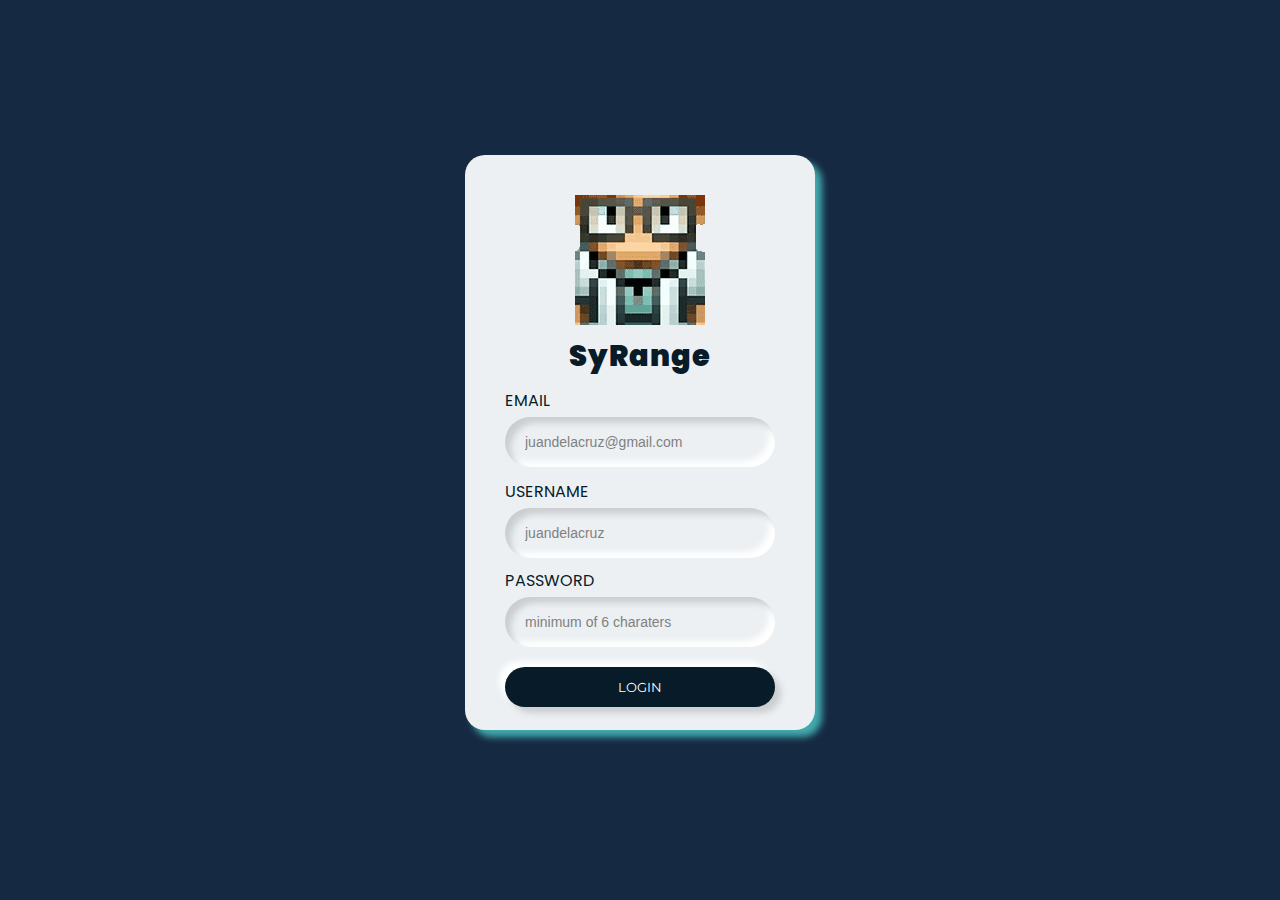
<file: syrange-20221112T222140Z-001/syrange/SYrange/login.html>
<html>
<head>
<link rel="shortcut icon" type="image/x-icon" href="icon.png" />
<title>Log-in</title>
</head>

			<style>
			@import url('https://fonts.googleapis.com/css2?family=Poppins:wght@400;900&display=swap');
			@import url('https://fonts.googleapis.com/css2?family=Montserrat:wght@600&display=swap');
			</style>
			
<style>
body {
  margin: 0;
  width: 100vw;
  height: 100vh;
  background-color: #162942;
  background-position: center; 
  background-repeat: no-repeat; 
  background-size: cover;
  background-attachment: fixed;
  display: flex;
  align-items: center;
  text-align: center;
  justify-content: center;
  place-items: center;
  overflow: hidden;
  font-family: poppins;
}

.boxcontainer {
  position: relative;
  width: 350px;
  height: 575px;
  border-radius: 20px;
  padding: 40px;
  box-sizing: border-box;
  background: #ecf0f3;
  box-shadow: 7px 7px 7px #42abaf;
}

.brand-logo {
  height: 130px;
  width: 130px;
  background-image: url("assets/img/hero/bgimg-unscreen.gif");
  background-position: center;
  background-repeat: no-repeat;
  margin: auto;
}

.brand-logo:hover {
  box-shadow: 0px 5px 20px .9px #3F3F3F;
}

.brand-logo:hover {
  -webkit-transform: scale(1.12);
  transform: scale(1.12);
  -webkit-transition: 1.0s ease-in-out;
  transition: 1.0s ease-in-out;
}

.brand-title {
  margin-top: 10px;
  font-weight: 900;
  font-size: 1.8rem;
  color: #081B29;
  letter-spacing: 1px;
}

.inputs {
  text-align: left;
  margin-top: 10px;
  color: #081B29;
}

label, input, button {
  display: block;
  width: 100%;
  padding: 0;
  border: none;
  outline: none;
  box-sizing: border-box;
}

label {
  margin-bottom: 4px;
}

label:nth-of-type(2) {
  margin-top: 12px;
}

input::placeholder {
  color: gray;
}

input {
  background: #ecf0f3;
  padding: 10px;
  padding-left: 20px;
  height: 50px;
  font-size: 14px;
  border-radius: 50px;
  box-shadow: inset 6px 6px 6px #cbced1, inset -6px -6px 6px white;
}

button {
  margin-top: 20px;
  background: #081B29;
  height: 40px;
  border-radius: 20px;
  cursor: pointer;
  font-family: 'Montserrat', sans-serif;
  color:white;
  box-shadow: 6px 6px 6px #cbced1, -6px -6px 6px white;
  transition: 0.5s;
}

button:hover {
  opacity: 0.200;
}

input:hover {
  opacity: 0.700;
}

</style>

<body>
<form action="home-log-in.html" method="post">
<div class="boxcontainer">
  <div class="brand-logo"></div>
  <div class="brand-title">SyRange</div>
  <div class="inputs">
    <label>EMAIL</label>
    <input type="email" id="email" name="email" placeholder="juandelacruz@gmail.com" required>
	<label>USERNAME</label>
    <input type="username" id="username" name="username" placeholder="juandelacruz" required> 
    <label style= "margin-top: 10px">PASSWORD</label>
    <input type="password" id="password" name="password" placeholder="minimum of 6 charaters" required>
    <button type="submit">LOGIN</button>
  </div>
</div>
</form>
</body>
</html>
</file>
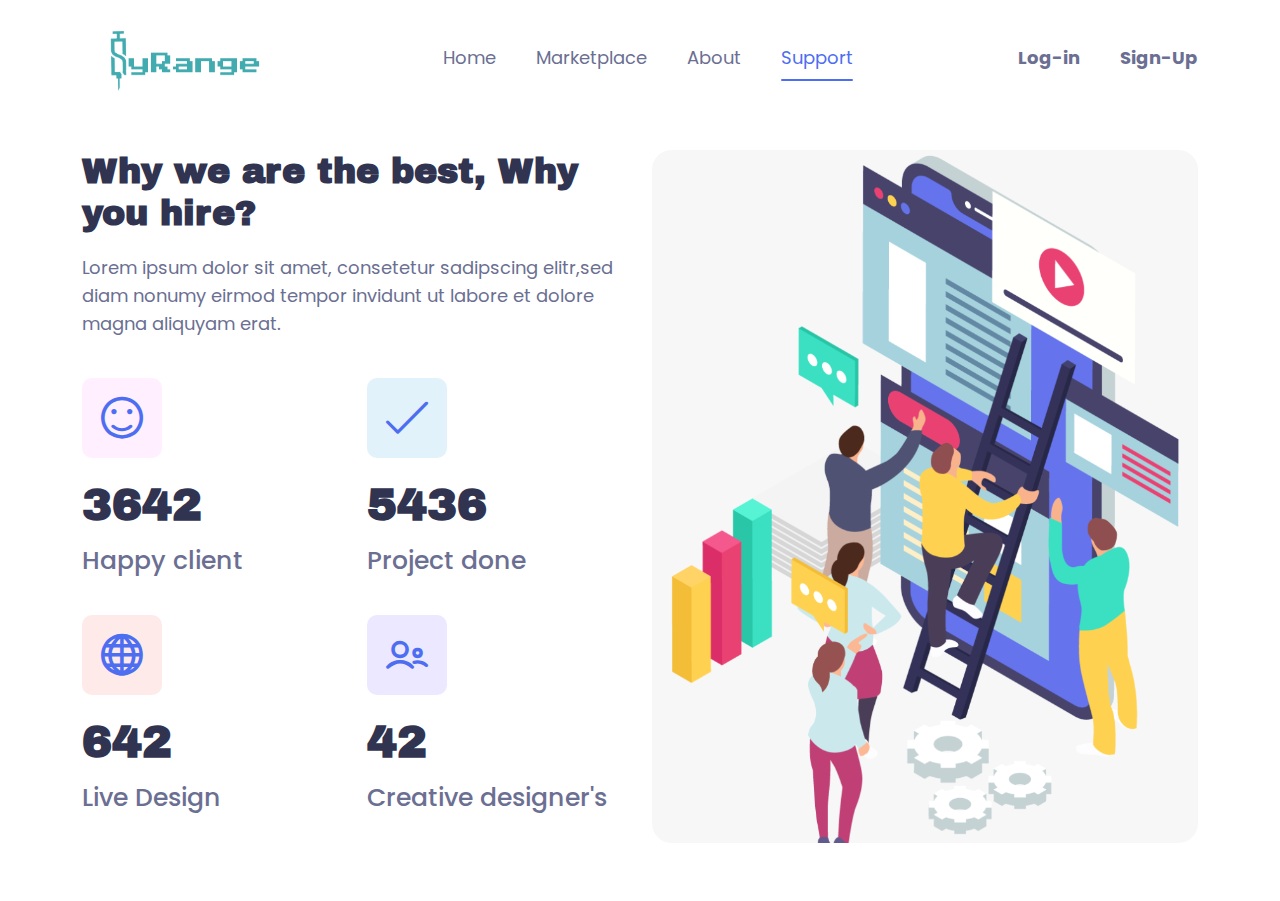
<file: syrange-20221112T222140Z-001/syrange/SYrange/SUPPORT.html>
<!DOCTYPE html>
<html class="no-js" lang="">
  <head>
    <meta charset="utf-8" />
    <meta http-equiv="x-ua-compatible" content="ie=edge" />
    <title> SyRange</title>
    <meta name="description" content="" />
    <meta name="viewport" content="width=device-width, initial-scale=1" />
    <link rel="shortcut icon" type="image/x-icon" href="icon.png"/>
    <!-- Place favicon.ico in the root directory -->

    <!-- ========================= CSS here ========================= -->
    <link rel="stylesheet" href="assets/css/bootstrap-5.0.0-beta2.min.css" />
    <link rel="stylesheet" href="assets/css/LineIcons.2.0.css" />
    <link rel="stylesheet" href="assets/css/tiny-slider.css" />
    <link rel="stylesheet" href="assets/css/animate.css" />
    <link rel="stylesheet" href="assets/css/main.css" />
    <link rel="stylesheet" href="Marketplaces.css" />


  </head>
  <body>
    <!-- ========================= header start ========================= -->
<header class="header">
  <div class="navbar-area">
    <div class="container">
      <div class="row align-items-center">
        <div class="col-lg-12">
          <nav class="navbar navbar-expand-lg">
            <a class="navbar-brand" href="index.html">
              <img src="Group 1.png" alt="Logo" />
            </a>
            <button class="navbar-toggler" type="button" data-bs-toggle="collapse" data-bs-target="#navbarSupportedContent" aria-controls="navbarSupportedContent" aria-expanded="false" aria-label="Toggle navigation">
              <span class="toggler-icon"></span>
              <span class="toggler-icon"></span>
              <span class="toggler-icon"></span>
            </button>

            <div class="collapse navbar-collapse sub-menu-bar" id="navbarSupportedContent">
              <ul id="nav" class="navbar-nav ms-auto">
                <li class="nav-item">
                  <a class="page-scroll" href="index.html">Home</a>
                </li>
                <li class="nav-item">
                  <a id="1" class="page-scroll" href="HEADER.html">Marketplace</a>
                </li>
                <li class="nav-item">
                  <a class="page-scroll" href="ABOUT.html">About</a>
                </li>
                <li class="nav-item">
                  <a class="page-scroll active" href="SUPPORT.html">Support</a>
                </li>
                </ul>
                <ul id="nav" class="navbar-nav ms-auto">
                <li class="nav-item ">
                    <a class="" href="#0"><b>Log-in</b></a>
                  </li>
                  <li class="nav-item">
                    <a class="" href="#0"><b>Sign-Up</b></a>
                  </li>
              </ul>
            </div>
            <!-- navbar collapse -->
          </nav>
          <!-- navbar -->
        </div>
      </div>
      <!-- row -->
    </div>
    <!-- container -->
  </div>
  <!-- navbar area -->
</header>
<!-- ========================= header end ========================= -->


<section id="counter-up" class="counter-up-section pt-150">
  <div class="container">
    <div class="row">
      <div class="col-lg-6">
        <div class="counter-up-content mb-50">
          <div class="section-title mb-40">
            <h1 class="mb-20 wow fadeInUp" data-wow-delay=".2s">Why we are the best, Why you hire?</h1>
            <p class="wow fadeInUp" data-wow-delay=".4s">Lorem ipsum dolor sit amet, consetetur sadipscing elitr,sed diam nonumy eirmod tempor invidunt ut labore et dolore magna aliquyam erat.</p>
          </div>
          <div class="counter-up-wrapper">
            <div class="row">
              <div class="col-lg-6 col-sm-6">
                <div class="single-counter">
                  <div class="icon color-1">
                    <i class="lni lni-emoji-smile"></i>
                  </div>
                  <div class="content">
                    <h1 id="secondo1" class="countup" cup-end="3642" cup-append=" ">3642</h1>
                    <span>Happy client</span>
                  </div>
                </div>
              </div>
              <div class="col-lg-6 col-sm-6">
                <div class="single-counter">
                  <div class="icon color-2">
                    <i class="lni lni-checkmark"></i>
                  </div>
                  <div class="content">
                    <h1 id="secondo2" class="countup" cup-end="5436" cup-append=" ">5436</h1>
                    <span>Project done</span>
                  </div>
                </div>
              </div>
              <div class="col-lg-6 col-sm-6">
                <div class="single-counter">
                  <div class="icon color-3">
                    <i class="lni lni-world"></i>
                  </div>
                  <div class="content">
                    <h1 id="secondo3" class="countup" cup-end="642" cup-append="K">642</h1>
                    <span>Live Design</span>
                  </div>
                </div>
              </div>
              <div class="col-lg-6 col-sm-6">
                <div class="single-counter">
                  <div class="icon color-4">
                    <i class="lni lni-users"></i>
                  </div>
                  <div class="content">
                    <h1 id="secondo4" class="countup" cup-end="42" cup-append=" ">42</h1>
                    <span>Creative designer's</span>
                  </div>
                </div>
              </div>
            </div>
          </div>
        </div>
      </div>
      <div class="col-xl-6 col-lg-6">
        <div class="counter-up-img mb-50">
          <img src="assets/img/counter-up/counter-up-img.svg" alt="">
        </div>
      </div>
    </div>
  </div>
</section>
<!-- ========================= counter-up-section end ========================= -->
</file>
<file: syrange-20221112T222140Z-001/syrange/SYrange/assets/css/tiny-slider.css>
.tns-outer{padding:0 !important}.tns-outer [hidden]{display:none !important}.tns-outer [aria-controls],.tns-outer [data-action]{cursor:pointer}.tns-slider{-webkit-transition:all 0s;-moz-transition:all 0s;transition:all 0s}.tns-slider>.tns-item{-webkit-box-sizing:border-box;-moz-box-sizing:border-box;box-sizing:border-box}.tns-horizontal.tns-subpixel{white-space:nowrap}.tns-horizontal.tns-subpixel>.tns-item{display:inline-block;vertical-align:top;white-space:normal}.tns-horizontal.tns-no-subpixel:after{content:'';display:table;clear:both}.tns-horizontal.tns-no-subpixel>.tns-item{float:left}.tns-horizontal.tns-carousel.tns-no-subpixel>.tns-item{margin-right:-100%}.tns-no-calc{position:relative;left:0}.tns-gallery{position:relative;left:0;min-height:1px}.tns-gallery>.tns-item{position:absolute;left:-100%;-webkit-transition:transform 0s, opacity 0s;-moz-transition:transform 0s, opacity 0s;transition:transform 0s, opacity 0s}.tns-gallery>.tns-slide-active{position:relative;left:auto !important}.tns-gallery>.tns-moving{-webkit-transition:all 0.25s;-moz-transition:all 0.25s;transition:all 0.25s}.tns-autowidth{display:inline-block}.tns-lazy-img{-webkit-transition:opacity 0.6s;-moz-transition:opacity 0.6s;transition:opacity 0.6s;opacity:0.6}.tns-lazy-img.tns-complete{opacity:1}.tns-ah{-webkit-transition:height 0s;-moz-transition:height 0s;transition:height 0s}.tns-ovh{overflow:hidden}.tns-visually-hidden{position:absolute;left:-10000em}.tns-transparent{opacity:0;visibility:hidden}.tns-fadeIn{opacity:1;filter:alpha(opacity=100);z-index:0}.tns-normal,.tns-fadeOut{opacity:0;filter:alpha(opacity=0);z-index:-1}.tns-vpfix{white-space:nowrap}.tns-vpfix>div,.tns-vpfix>li{display:inline-block}.tns-t-subp2{margin:0 auto;width:310px;position:relative;height:10px;overflow:hidden}.tns-t-ct{width:2333.3333333%;width:-webkit-calc(100% * 70 / 3);width:-moz-calc(100% * 70 / 3);width:calc(100% * 70 / 3);position:absolute;right:0}.tns-t-ct:after{content:'';display:table;clear:both}.tns-t-ct>div{width:1.4285714%;width:-webkit-calc(100% / 70);width:-moz-calc(100% / 70);width:calc(100% / 70);height:10px;float:left}

/*# sourceMappingURL=sourcemaps/tiny-slider.css.map */
</file>
<file: syrange-20221112T222140Z-001/syrange/SYrange/Marketplaces.css>
div#gallery {
    margin-top:15%;
    margin-left: 20%;
 
    width: 1080px;
    background: none;

  }
  
  .heroes:hover {
    border: 1px solid #777;
  }
</file>
<file: syrange-20221112T222140Z-001/syrange/SYrange/gameplay.css>
body {background:#111;margin:0;padding:0}
		canvas {background:#000;display:block;cursor: none}
</file>
<file: syrange-20221112T222140Z-001/syrange/SYrange/assets/css/main.css>
/* ============================
  Template Name: Bliss
  Author: uideck
  Description: Digital Agency Bootstrap 5 Landing Page.
  Version: 1.0
=============================== */
@import url("https://fonts.googleapis.com/css2?family=Archivo+Black&family=Archivo:wght@400;500;600;700&family=Poppins:wght@400;500;600;700&display=swap");
.counter-up-section .counter-up-content .counter-up-wrapper .single-counter .icon, .footer .widget-wrapper .footer-widget .socials li a {
  display: flex;
  justify-content: center;
  align-items: center;
}

/*===========================
    01.COMMON css 
===========================*/
html {
  scroll-behavior: smooth;
}

body {
  font-family: "Poppins", sans-serif;
  font-weight: normal;
  font-style: normal;
  color: #6B6F92;
  overflow-x: hidden;
}

* {
  margin: 0;
  padding: 0;
  box-sizing: border-box;
}

a:focus,
input:focus,
textarea:focus,
button:focus,
.btn:focus,
.btn.focus,
.btn:not(:disabled):not(.disabled).active,
.btn:not(:disabled):not(.disabled):active {
  text-decoration: none;
  outline: none;
  box-shadow: none;
}

a:hover {
  color: #4E6EF1;
}

a {
  transition: all 0.3s ease-out 0s;
}

a,
a:focus,
a:hover {
  text-decoration: none;
}

i,
span,
a {
  display: inline-block;
}

audio,
canvas,
iframe,
img,
svg,
video {
  vertical-align: middle;
}

h1,
h2,
h3,
h4,
h5,
h6 {
  font-family: "Archivo Black", sans-serif;
  font-weight: 700;
  margin: 0px;
  color: #313450;
}

.section-title p {
  font-size: 18px;
  line-height: 28px;
}

h1 a,
h2 a,
h3 a,
h4 a,
h5 a,
h6 a {
  color: inherit;
}

h1 {
  font-size: 35px;
}

h2 {
  font-size: 30px;
}

h3 {
  font-size: 25px;
}

h4 {
  font-size: 20px;
}

h5 {
  font-size: 18px;
}

h6 {
  font-size: 16px;
}

ul,
ol {
  margin: 0px;
  padding: 0px;
  list-style-type: none;
}

p {
  font-size: 16px;
  font-weight: 400;
  line-height: 25px;
  margin: 0px;
}

.img-bg {
  background-position: center center;
  background-size: cover;
  background-repeat: no-repeat;
  width: 100%;
  height: 100%;
}

.error {
  color: orangered;
}

.success {
  color: green;
}

/*===== All Button Style =====*/
.main-btn {
  display: inline-block;
  font-weight: 500;
  text-align: center;
  white-space: nowrap;
  vertical-align: middle;
  user-select: none;
  padding: 20px 40px;
  font-size: 18px;
  border-radius: 50px;
  color: #fff;
  cursor: pointer;
  z-index: 5;
  transition: all .4s ease-in-out;
  border: none;
  background: #162942;
  overflow: hidden;
}

.main-btn:hover {
  color: #fff;
}

.main-btn.border-btn {
  border: 2px solid #4E6EF1;
  background: transparent;
  color: #313450;
}

.btn-hover {
  position: relative;
  overflow: hidden;
}

.btn-hover::after {
  content: '';
  position: absolute;
  width: 0%;
  height: 0%;
  border-radius: 50%;
  background: rgba(0, 0, 0, 0.05);
  top: 50%;
  left: 50%;
  padding: 50%;
  z-index: -1;
  transition: all 0.3s ease-out 0s;
  transform: translate3d(-50%, -50%, 0) scale(0);
}

.btn-hover:hover::after {
  transform: translate3d(-50%, -50%, 0) scale(1.3);
}

.scroll-top {
  width: 45px;
  height: 45px;
  background: #4E6EF1;
  display: none;
  justify-content: center;
  align-items: center;
  font-size: 18px;
  color: #fff;
  border-radius: 5px;
  position: fixed;
  bottom: 30px;
  right: 30px;
  z-index: 9;
  cursor: pointer;
  transition: all 0.3s ease-out 0s;
}

.scroll-top:hover {
  color: #fff;
  background: rgba(78, 110, 241, 0.8);
}

@keyframes animation1 {
  0% {
    transform: translateY(30px);
  }
  50% {
    transform: translateY(-30px);
  }
  100% {
    transform: translateY(30px);
  }
}

/*===== All Preloader Style =====*/
.preloader {
  /* Body Overlay */
  position: fixed;
  top: 0;
  left: 0;
  display: table;
  height: 100%;
  width: 100%;
  /* Change Background Color */
  background: #fff;
  z-index: 99999;
}

.preloader .loader {
  display: table-cell;
  vertical-align: middle;
  text-align: center;
}

.preloader .loader .spinner {
  position: absolute;
  left: 50%;
  top: 50%;
  width: 64px;
  margin-left: -32px;
  z-index: 18;
  pointer-events: none;
}

.preloader .loader .spinner .spinner-container {
  pointer-events: none;
  position: absolute;
  width: 100%;
  padding-bottom: 100%;
  top: 50%;
  left: 50%;
  margin-top: -50%;
  margin-left: -50%;
  animation: spinner-linspin 1568.2353ms linear infinite;
}

.preloader .loader .spinner .spinner-container .spinner-rotator {
  position: absolute;
  width: 100%;
  height: 100%;
  animation: spinner-easespin 5332ms cubic-bezier(0.4, 0, 0.2, 1) infinite both;
}

.preloader .loader .spinner .spinner-container .spinner-rotator .spinner-left {
  position: absolute;
  top: 0;
  left: 0;
  bottom: 0;
  overflow: hidden;
  right: 50%;
}

.preloader .loader .spinner .spinner-container .spinner-rotator .spinner-right {
  position: absolute;
  top: 0;
  right: 0;
  bottom: 0;
  overflow: hidden;
  left: 50%;
}

.preloader .loader .spinner-circle {
  box-sizing: border-box;
  position: absolute;
  width: 200%;
  height: 100%;
  border-style: solid;
  /* Spinner Color */
  border-color: #4E6EF1 #4E6EF1 #ddd;
  border-radius: 50%;
  border-width: 6px;
}

.preloader .loader .spinner-left .spinner-circle {
  left: 0;
  right: -100%;
  border-right-color: #ddd;
  animation: spinner-left-spin 1333ms cubic-bezier(0.4, 0, 0.2, 1) infinite both;
}

.preloader .loader .spinner-right .spinner-circle {
  left: -100%;
  right: 0;
  border-left-color: #ddd;
  animation: right-spin 1333ms cubic-bezier(0.4, 0, 0.2, 1) infinite both;
}

/* Preloader Animations */

@keyframes spinner-linspin {
  to {
    transform: rotate(360deg);
  }
}

@keyframes spinner-easespin {
  12.5% {
    transform: rotate(135deg);
  }
  25% {
    transform: rotate(270deg);
  }
  37.5% {
    transform: rotate(405deg);
  }
  50% {
    transform: rotate(540deg);
  }
  62.5% {
    transform: rotate(675deg);
  }
  75% {
    transform: rotate(810deg);
  }
  87.5% {
    transform: rotate(945deg);
  }
  to {
    transform: rotate(1080deg);
  }
}

@keyframes spinner-left-spin {
  0% {
    transform: rotate(130deg);
  }
  50% {
    transform: rotate(-5deg);
  }
  to {
    transform: rotate(130deg);
  }
}

@keyframes right-spin {
  0% {
    transform: rotate(-130deg);
  }
  50% {
    transform: rotate(5deg);
  }
  to {
    transform: rotate(-130deg);
  }
}

/*===========================
    02.HEADER css 
===========================*/
/*===== NAVBAR =====*/
.navbar-area {
  position: absolute;
  top: 0;
  left: 0;
  width: 100%;
  z-index: 99;
  transition: all 0.3s ease-out 0s;
}

.sticky {
  position: fixed;
  z-index: 99;
  background-color: #fff;
  box-shadow: 0px 20px 50px 0px rgba(0, 0, 0, 0.05);
  transition: all 0.3s ease-out 0s;
}

.sticky .navbar {
  padding: 17px 0;
}

@media only screen and (min-width: 768px) and (max-width: 991px), (max-width: 767px) {
  .sticky .navbar {
    padding: 15px 0;
  }
}

.sticky .navbar .navbar-nav .nav-item a {
  color: #313450;
}

.sticky .navbar .navbar-toggler .toggler-icon {
  background: #313450;
}

.navbar {
  padding: 0;
  border-radius: 5px;
  position: relative;
  transition: all 0.3s ease-out 0s;
  padding: 20px 0;
}

@media only screen and (min-width: 768px) and (max-width: 991px), (max-width: 767px) {
  .navbar {
    padding: 17px 0;
  }
}

.navbar-brand {
  padding: 0;
}

.navbar-brand img {
  max-width: 180px;
}

.navbar-toggler {
  padding: 0;
}

.navbar-toggler:focus {
  outline: none;
  box-shadow: none;
}

.navbar-toggler .toggler-icon {
  width: 30px;
  height: 2px;
  background-color: #313450;
  display: block;
  margin: 5px 0;
  position: relative;
  transition: all 0.3s ease-out 0s;
}

.navbar-toggler.active .toggler-icon:nth-of-type(1) {
  transform: rotate(45deg);
  top: 7px;
}

.navbar-toggler.active .toggler-icon:nth-of-type(2) {
  opacity: 0;
}

.navbar-toggler.active .toggler-icon:nth-of-type(3) {
  transform: rotate(135deg);
  top: -7px;
}

@media only screen and (min-width: 768px) and (max-width: 991px), (max-width: 767px) {
  .navbar-collapse {
    position: absolute;
    top: 100%;
    left: 0;
    width: 100%;
    background-color: #fff;
    z-index: 9;
    box-shadow: 0px 15px 20px 0px rgba(0, 0, 0, 0.1);
    padding: 5px 12px;
  }
}

.navbar-nav .nav-item {
  position: relative;
  margin-left: 40px;
}

@media only screen and (min-width: 768px) and (max-width: 991px), (max-width: 767px) {
  .navbar-nav .nav-item {
    margin-left: 20px;
  }
}

.navbar-nav .nav-item a {
  font-size: 18px;
  font-weight: 400;
  color: #6B6F92;
  transition: all 0.3s ease-out 0s;
  padding: 10px 0;
  position: relative;
}

@media only screen and (min-width: 768px) and (max-width: 991px), (max-width: 767px) {
  .navbar-nav .nav-item a {
    display: inline-block;
    padding: 6px 0px;
    color: #6B6F92;
  }
}

.navbar-nav .nav-item a::before {
  content: '';
  position: absolute;
  bottom: 0;
  right: 0;
  left: auto;
  width: 0;
  height: 2px;
  background: #4E6EF1;
  z-index: -1;
  opacity: 0;
  border-radius: 10px;
  transition: all 0.3s ease-out 0s;
}

.navbar-nav .nav-item a:hover, .navbar-nav .nav-item a.active {
  color: #4E6EF1;
}

.navbar-nav .nav-item a:hover::before, .navbar-nav .nav-item a.active::before {
  right: auto;
  left: 0;
  opacity: 1;
  width: 100%;
}

.navbar-nav .nav-item:hover .sub-menu {
  top: 100%;
  opacity: 1;
  visibility: visible;
}

@media only screen and (min-width: 768px) and (max-width: 991px) {
  .navbar-nav .nav-item:hover .sub-menu {
    top: 0;
  }
}

@media (max-width: 767px) {
  .navbar-nav .nav-item:hover .sub-menu {
    top: 0;
  }
}

.navbar-nav .nav-item .sub-menu {
  width: 200px;
  background-color: #fff;
  box-shadow: 0px 0px 20px 0px rgba(0, 0, 0, 0.1);
  position: absolute;
  top: 110%;
  left: 0;
  opacity: 0;
  visibility: hidden;
  transition: all 0.3s ease-out 0s;
}

@media only screen and (min-width: 768px) and (max-width: 991px) {
  .navbar-nav .nav-item .sub-menu {
    position: relative;
    width: 100%;
    top: 0;
    display: none;
    opacity: 1;
    visibility: visible;
  }
}

@media (max-width: 767px) {
  .navbar-nav .nav-item .sub-menu {
    position: relative;
    width: 100%;
    top: 0;
    display: none;
    opacity: 1;
    visibility: visible;
  }
}

.navbar-nav .nav-item .sub-menu li {
  display: block;
}

.navbar-nav .nav-item .sub-menu li a {
  display: block;
  padding: 8px 20px;
  color: #222;
}

.navbar-nav .nav-item .sub-menu li a.active, .navbar-nav .nav-item .sub-menu li a:hover {
  padding-left: 25px;
  color: #4E6EF1;
}

.navbar-nav .sub-nav-toggler {
  display: none;
}

@media only screen and (min-width: 768px) and (max-width: 991px) {
  .navbar-nav .sub-nav-toggler {
    display: block;
    position: absolute;
    right: 0;
    top: 0;
    background: none;
    color: #222;
    font-size: 18px;
    border: 0;
    width: 30px;
    height: 30px;
  }
}

@media (max-width: 767px) {
  .navbar-nav .sub-nav-toggler {
    display: block;
    position: absolute;
    right: 0;
    top: 0;
    background: none;
    color: #222;
    font-size: 18px;
    border: 0;
    width: 30px;
    height: 30px;
  }
}

.navbar-nav .sub-nav-toggler span {
  width: 8px;
  height: 8px;
  border-left: 1px solid #222;
  border-bottom: 1px solid #222;
  transform: rotate(-45deg);
  position: relative;
  top: -5px;
}

/* ============== hero-area ============ */
.hero-section {
  position: relative;
  z-index: 1;
  padding: 160px 0 120px;
  background-image: url("../img/hero/hero-bg.jpg");
  background-repeat: no-repeat;
  background-position: left bottom;
  background-size: cover;
}

@media only screen and (min-width: 1200px) and (max-width: 1399px) {
  .hero-section {
    padding: 180px 0 140px;
  }
}

@media only screen and (min-width: 992px) and (max-width: 1199px) {
  .hero-section {
    padding: 180px 0 140px;
  }
}

@media only screen and (min-width: 768px) and (max-width: 991px) {
  .hero-section .hero-content {
    margin-bottom: 50px;
  }
}

@media (max-width: 767px) {
  .hero-section .hero-content {
    margin-bottom: 50px;
  }
}

.hero-section .hero-content span {
  font-family: "Archivo Black", sans-serif;
  font-size: 30px;
  color: #4E6EF1;
  margin-bottom: 20px;
}

@media only screen and (min-width: 992px) and (max-width: 1199px) {
  .hero-section .hero-content span {
    font-size: 25px;
  }
}

.hero-section .hero-content h1 {
  font-size: 50px;
  margin-bottom: 35px;
}

@media only screen and (min-width: 1200px) and (max-width: 1399px) {
  .hero-section .hero-content h1 {
    font-size: 45px;
  }
}

@media only screen and (min-width: 992px) and (max-width: 1199px) {
  .hero-section .hero-content h1 {
    font-size: 37px;
  }
}

@media (max-width: 767px) {
  .hero-section .hero-content h1 {
    font-size: 36px;
  }
}

@media only screen and (min-width: 480px) and (max-width: 767px) {
  .hero-section .hero-content h1 {
    font-size: 45px;
  }
}

.hero-section .hero-content p {
  margin-bottom: 40px;
}

@media only screen and (min-width: 1200px) and (max-width: 1399px) {
  .hero-section .hero-img img {
    width: 100%;
  }
}

@media only screen and (min-width: 992px) and (max-width: 1199px) {
  .hero-section .hero-img img {
    width: 100%;
  }
}

@media only screen and (min-width: 768px) and (max-width: 991px) {
  .hero-section .hero-img img {
    width: 100%;
  }
}

@media (max-width: 767px) {
  .hero-section .hero-img img {
    width: 100%;
  }
}

.hero-section .hero-shape .shape {
  position: absolute;
  z-index: -1;
}

.hero-section .hero-shape .shape.shape-1 {
  top: -285px;
  right: -300px;
}

@media only screen and (min-width: 1200px) and (max-width: 1399px) {
  .hero-section .hero-shape .shape.shape-1 {
    top: -420px;
    right: -550px;
  }
}

@media only screen and (min-width: 992px) and (max-width: 1199px) {
  .hero-section .hero-shape .shape.shape-1 {
    top: -400px;
    right: -550px;
  }
}

@media only screen and (min-width: 768px) and (max-width: 991px) {
  .hero-section .hero-shape .shape.shape-1 {
    display: none;
  }
}

@media (max-width: 767px) {
  .hero-section .hero-shape .shape.shape-1 {
    display: none;
  }
}

.client-logo-section .single-logo {
  opacity: .43;
  transition: all 0.3s ease-out 0s;
}

.client-logo-section .single-logo:hover {
  opacity: 1;
}

.client-logo-section .single-logo img {
  max-width: 100%;
}

/* ======= about css ========*/
.about-section .about-img img {
  width: 100%;
}

.about-section .accordion .single-faq {
  margin-bottom: 20px;
  border-radius: 10px;
  background: #fff;
  box-shadow: 0px 0px 35px #f2f4f9;
}

.about-section .accordion .single-faq button {
  padding: 20px 30px 15px;
  border: none;
  background: none;
  font-size: 20px;
  font-weight: 500;
  color: #313450;
  position: relative;
}

.about-section .accordion .single-faq button::after {
  content: "\eb2c";
  font: normal normal normal 1em/1 "LineIcons";
  position: absolute;
  right: 30px;
  top: 50%;
  transform: translateY(-50%);
  transition: all 0.3s ease-out 0s;
}

.about-section .accordion .single-faq button.collapsed::after {
  content: "\eb53";
}

.about-section .accordion .single-faq .faq-content {
  padding: 0 30px;
  padding-bottom: 20px;
}

/* ============== service css ==============*/
.service-section {
  background-image: url("../img/service/service-bg.jpg");
}

.service-section .single-service {
  text-align: center;
  padding: 50px 30px;
  border-radius: 10px;
  background: #fff;
  margin-bottom: 30px;
}

.service-section .single-service:hover .icon {
  color: #fff;
}

.service-section .single-service:hover .icon.color-1 {
  background: #FB32FB;
}

.service-section .single-service:hover .icon.color-2 {
  background: #4E6EF1;
}

.service-section .single-service:hover .icon.color-3 {
  background: #FF3B3B;
}

.service-section .single-service:hover .icon.color-4 {
  background: #5A37FF;
}

.service-section .single-service .icon {
  width: 95px;
  height: 95px;
  border-radius: 50%;
  display: flex;
  justify-content: center;
  align-items: center;
  margin: auto;
  margin-bottom: 30px;
  font-size: 40px;
  color: #313450;
  transition: all 0.3s ease-out 0s;
}

.service-section .single-service .icon.color-1 {
  background: #FFEFFF;
}

.service-section .single-service .icon.color-2 {
  background: #E4E9FF;
}

.service-section .single-service .icon.color-3 {
  background: #FFEAEA;
}

.service-section .single-service .icon.color-4 {
  background: #ECE8FF;
}

.service-section .single-service .content h3 {
  font-size: 24px;
  margin-bottom: 15px;
}

/* ============= counter-up css =========== */
@media only screen and (min-width: 1400px) {
  .counter-up-section .counter-up-content {
    margin-right: 65px;
  }
}

.counter-up-section .counter-up-content .counter-up-wrapper .single-counter {
  margin-bottom: 35px;
}

.counter-up-section .counter-up-content .counter-up-wrapper .single-counter .icon {
  width: 80px;
  height: 80px;
  border-radius: 10px;
  margin-bottom: 20px;
  color: #4E6EF1;
  font-size: 42px;
}

.counter-up-section .counter-up-content .counter-up-wrapper .single-counter .icon.color-1 {
  background: #FFEFFF;
}

.counter-up-section .counter-up-content .counter-up-wrapper .single-counter .icon.color-2 {
  background: #E1F2FB;
}

.counter-up-section .counter-up-content .counter-up-wrapper .single-counter .icon.color-3 {
  background: #FFEAEA;
}

.counter-up-section .counter-up-content .counter-up-wrapper .single-counter .icon.color-4 {
  background: #ECE8FF;
}

.counter-up-section .counter-up-content .counter-up-wrapper .single-counter .content h1 {
  font-size: 45px;
  margin-bottom: 10px;
}

@media only screen and (min-width: 992px) and (max-width: 1199px) {
  .counter-up-section .counter-up-content .counter-up-wrapper .single-counter .content h1 {
    font-size: 38px;
  }
}

.counter-up-section .counter-up-content .counter-up-wrapper .single-counter .content span {
  font-size: 25px;
  font-weight: 500;
}

@media only screen and (min-width: 992px) and (max-width: 1199px) {
  .counter-up-section .counter-up-content .counter-up-wrapper .single-counter .content span {
    font-size: 18px;
  }
}

.counter-up-section .counter-up-img img {
  width: 100%;
}

/* =========== footer css =========== */
.footer {
  background-image: url("../img/footer/footer-bg.svg");
  background-size: cover;
  background-position: top center;
  padding-top: 150px;
}

.footer .widget-wrapper .footer-widget {
  margin-bottom: 40px;
}

.footer .widget-wrapper .footer-widget .desc {
  font-size: 18px;
  line-height: 28px;
}

.footer .widget-wrapper .footer-widget .socials {
  display: flex;
  align-items: center;
}

.footer .widget-wrapper .footer-widget .socials li {
  margin-right: 20px;
}

.footer .widget-wrapper .footer-widget .socials li a {
  width: 40px;
  height: 40px;
  border-radius: 50%;
  color: #6B6F92;
  background: #fff;
}

.footer .widget-wrapper .footer-widget .socials li a:hover {
  padding-left: 0px;
}

.footer .widget-wrapper .footer-widget h3 {
  margin-bottom: 35px;
}

.footer .widget-wrapper .footer-widget ul li {
  font-size: 18px;
  line-height: 36px;
}

.footer .widget-wrapper .footer-widget ul li a {
  color: #6B6F92;
}

.footer .widget-wrapper .footer-widget ul li a:hover {
  color: #4E6EF1;
  padding-left: 7px;
}

.footer .copy-right {
  text-align: center;
  padding: 30px 0;
  border-top: 2px solid #fff;
}

/* ======================
    DEFAULT CSS
========================= */
.mt-5 {
  margin-top: 5px;
}

.mt-10 {
  margin-top: 10px;
}

.mt-15 {
  margin-top: 15px;
}

.mt-20 {
  margin-top: 20px;
}

.mt-25 {
  margin-top: 25px;
}

.mt-30 {
  margin-top: 30px;
}

.mt-35 {
  margin-top: 35px;
}

.mt-40 {
  margin-top: 40px;
}

.mt-45 {
  margin-top: 45px;
}

.mt-50 {
  margin-top: 50px;
}

.mt-55 {
  margin-top: 55px;
}

.mt-60 {
  margin-top: 60px;
}

.mt-65 {
  margin-top: 65px;
}

.mt-70 {
  margin-top: 70px;
}

.mt-75 {
  margin-top: 75px;
}

.mt-80 {
  margin-top: 80px;
}

.mt-85 {
  margin-top: 85px;
}

.mt-90 {
  margin-top: 90px;
}

.mt-95 {
  margin-top: 95px;
}

.mt-100 {
  margin-top: 100px;
}

.mt-105 {
  margin-top: 105px;
}

.mt-110 {
  margin-top: 110px;
}

.mt-115 {
  margin-top: 115px;
}

.mt-120 {
  margin-top: 120px;
}

.mt-125 {
  margin-top: 125px;
}

.mt-130 {
  margin-top: 130px;
}

.mt-135 {
  margin-top: 135px;
}

.mt-140 {
  margin-top: 140px;
}

.mt-145 {
  margin-top: 145px;
}

.mt-150 {
  margin-top: 150px;
}

.mt-155 {
  margin-top: 155px;
}

.mt-160 {
  margin-top: 160px;
}

.mt-165 {
  margin-top: 165px;
}

.mt-170 {
  margin-top: 170px;
}

.mt-175 {
  margin-top: 175px;
}

.mt-180 {
  margin-top: 180px;
}

.mt-185 {
  margin-top: 185px;
}

.mt-190 {
  margin-top: 190px;
}

.mt-195 {
  margin-top: 195px;
}

.mt-200 {
  margin-top: 200px;
}

.mt-205 {
  margin-top: 205px;
}

.mt-210 {
  margin-top: 210px;
}

.mt-215 {
  margin-top: 215px;
}

.mt-220 {
  margin-top: 220px;
}

.mt-225 {
  margin-top: 225px;
}

.mb-5 {
  margin-bottom: 5px;
}

.mb-10 {
  margin-bottom: 10px;
}

.mb-15 {
  margin-bottom: 15px;
}

.mb-20 {
  margin-bottom: 20px;
}

.mb-25 {
  margin-bottom: 25px;
}

.mb-30 {
  margin-bottom: 30px;
}

.mb-35 {
  margin-bottom: 35px;
}

.mb-40 {
  margin-bottom: 40px;
}

.mb-45 {
  margin-bottom: 45px;
}

.mb-50 {
  margin-bottom: 50px;
}

.mb-55 {
  margin-bottom: 55px;
}

.mb-60 {
  margin-bottom: 60px;
}

.mb-65 {
  margin-bottom: 65px;
}

.mb-70 {
  margin-bottom: 70px;
}

.mb-75 {
  margin-bottom: 75px;
}

.mb-80 {
  margin-bottom: 80px;
}

.mb-85 {
  margin-bottom: 85px;
}

.mb-90 {
  margin-bottom: 90px;
}

.mb-95 {
  margin-bottom: 95px;
}

.mb-100 {
  margin-bottom: 100px;
}

.mb-105 {
  margin-bottom: 105px;
}

.mb-110 {
  margin-bottom: 110px;
}

.mb-115 {
  margin-bottom: 115px;
}

.mb-120 {
  margin-bottom: 120px;
}

.mb-125 {
  margin-bottom: 125px;
}

.mb-130 {
  margin-bottom: 130px;
}

.mb-135 {
  margin-bottom: 135px;
}

.mb-140 {
  margin-bottom: 140px;
}

.mb-145 {
  margin-bottom: 145px;
}

.mb-150 {
  margin-bottom: 150px;
}

.mb-155 {
  margin-bottom: 155px;
}

.mb-160 {
  margin-bottom: 160px;
}

.mb-165 {
  margin-bottom: 165px;
}

.mb-170 {
  margin-bottom: 170px;
}

.mb-175 {
  margin-bottom: 175px;
}

.mb-180 {
  margin-bottom: 180px;
}

.mb-185 {
  margin-bottom: 185px;
}

.mb-190 {
  margin-bottom: 190px;
}

.mb-195 {
  margin-bottom: 195px;
}

.mb-200 {
  margin-bottom: 200px;
}

.mb-205 {
  margin-bottom: 205px;
}

.mb-210 {
  margin-bottom: 210px;
}

.mb-215 {
  margin-bottom: 215px;
}

.mb-220 {
  margin-bottom: 220px;
}

.mb-225 {
  margin-bottom: 225px;
}

.pt-5 {
  padding-top: 5px;
}

.pt-10 {
  padding-top: 10px;
}

.pt-15 {
  padding-top: 15px;
}

.pt-20 {
  padding-top: 20px;
}

.pt-25 {
  padding-top: 25px;
}

.pt-30 {
  padding-top: 30px;
}

.pt-35 {
  padding-top: 35px;
}

.pt-40 {
  padding-top: 40px;
}

.pt-45 {
  padding-top: 45px;
}

.pt-50 {
  padding-top: 50px;
}

.pt-55 {
  padding-top: 55px;
}

.pt-60 {
  padding-top: 60px;
}

.pt-65 {
  padding-top: 65px;
}

.pt-70 {
  padding-top: 70px;
}

.pt-75 {
  padding-top: 75px;
}

.pt-80 {
  padding-top: 80px;
}

.pt-85 {
  padding-top: 85px;
}

.pt-90 {
  padding-top: 90px;
}

.pt-95 {
  padding-top: 95px;
}

.pt-100 {
  padding-top: 100px;
}

.pt-105 {
  padding-top: 105px;
}

.pt-110 {
  padding-top: 110px;
}

.pt-115 {
  padding-top: 115px;
}

.pt-120 {
  padding-top: 120px;
}

.pt-125 {
  padding-top: 125px;
}

.pt-130 {
  padding-top: 130px;
}

.pt-135 {
  padding-top: 135px;
}

.pt-140 {
  padding-top: 140px;
}

.pt-145 {
  padding-top: 145px;
}

.pt-150 {
  padding-top: 150px;
}

.pt-155 {
  padding-top: 155px;
}

.pt-160 {
  padding-top: 160px;
}

.pt-165 {
  padding-top: 165px;
}

.pt-170 {
  padding-top: 170px;
}

.pt-175 {
  padding-top: 175px;
}

.pt-180 {
  padding-top: 180px;
}

.pt-185 {
  padding-top: 185px;
}

.pt-190 {
  padding-top: 190px;
}

.pt-195 {
  padding-top: 195px;
}

.pt-200 {
  padding-top: 200px;
}

.pt-205 {
  padding-top: 205px;
}

.pt-210 {
  padding-top: 210px;
}

.pt-215 {
  padding-top: 215px;
}

.pt-220 {
  padding-top: 220px;
}

.pt-225 {
  padding-top: 225px;
}

.pb-5 {
  padding-bottom: 5px;
}

.pb-10 {
  padding-bottom: 10px;
}

.pb-15 {
  padding-bottom: 15px;
}

.pb-20 {
  padding-bottom: 20px;
}

.pb-25 {
  padding-bottom: 25px;
}

.pb-30 {
  padding-bottom: 30px;
}

.pb-35 {
  padding-bottom: 35px;
}

.pb-40 {
  padding-bottom: 40px;
}

.pb-45 {
  padding-bottom: 45px;
}

.pb-50 {
  padding-bottom: 50px;
}

.pb-55 {
  padding-bottom: 55px;
}

.pb-60 {
  padding-bottom: 60px;
}

.pb-65 {
  padding-bottom: 65px;
}

.pb-70 {
  padding-bottom: 70px;
}

.pb-75 {
  padding-bottom: 75px;
}

.pb-80 {
  padding-bottom: 80px;
}

.pb-85 {
  padding-bottom: 85px;
}

.pb-90 {
  padding-bottom: 90px;
}

.pb-95 {
  padding-bottom: 95px;
}

.pb-100 {
  padding-bottom: 100px;
}

.pb-105 {
  padding-bottom: 105px;
}

.pb-110 {
  padding-bottom: 110px;
}

.pb-115 {
  padding-bottom: 115px;
}

.pb-120 {
  padding-bottom: 120px;
}

.pb-125 {
  padding-bottom: 125px;
}

.pb-130 {
  padding-bottom: 130px;
}

.pb-135 {
  padding-bottom: 135px;
}

.pb-140 {
  padding-bottom: 140px;
}

.pb-145 {
  padding-bottom: 145px;
}

.pb-150 {
  padding-bottom: 150px;
}

.pb-155 {
  padding-bottom: 155px;
}

.pb-160 {
  padding-bottom: 160px;
}

.pb-165 {
  padding-bottom: 165px;
}

.pb-170 {
  padding-bottom: 170px;
}

.pb-175 {
  padding-bottom: 175px;
}

.pb-180 {
  padding-bottom: 180px;
}

.pb-185 {
  padding-bottom: 185px;
}

.pb-190 {
  padding-bottom: 190px;
}

.pb-195 {
  padding-bottom: 195px;
}

.pb-200 {
  padding-bottom: 200px;
}

.pb-205 {
  padding-bottom: 205px;
}

.pb-210 {
  padding-bottom: 210px;
}

.pb-215 {
  padding-bottom: 215px;
}

.pb-220 {
  padding-bottom: 220px;
}

.pb-225 {
  padding-bottom: 225px;
}
</file>
